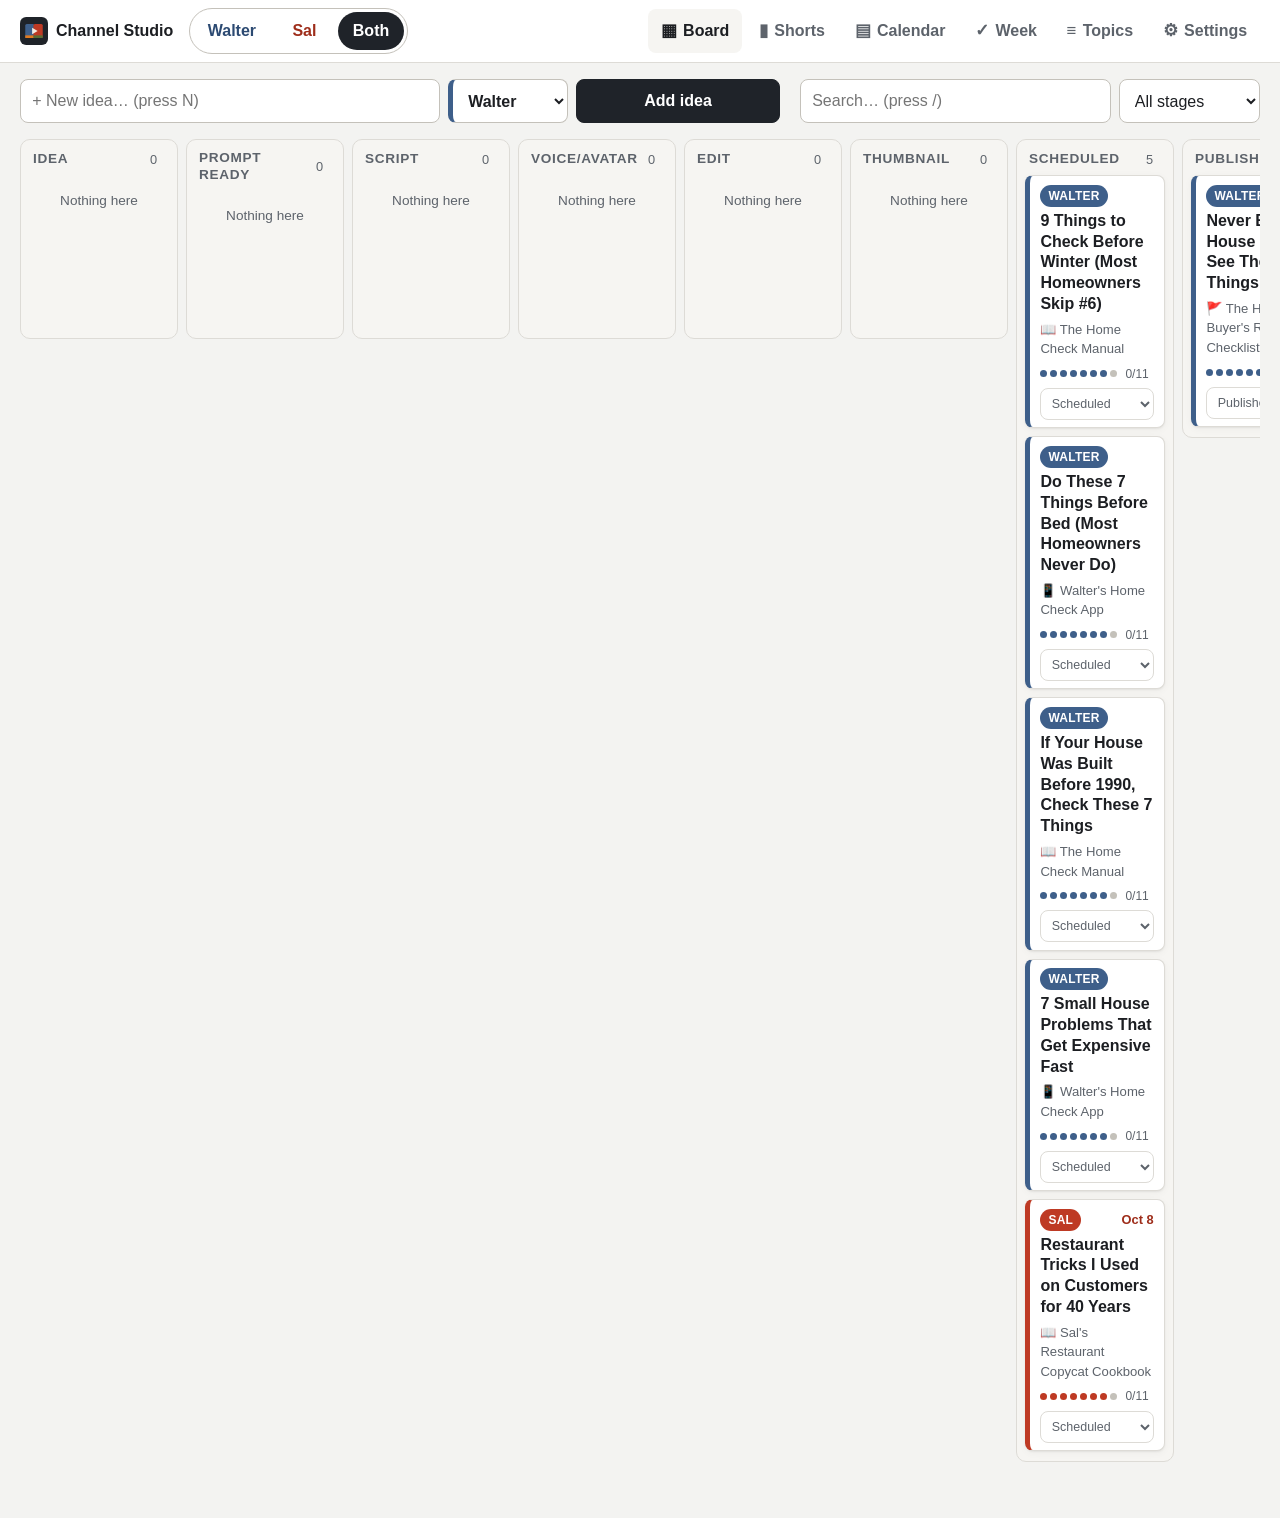
<file: index.html>
<!doctype html>
<html lang="en">
  <head>
    <meta charset="utf-8" />
    <meta name="viewport" content="width=device-width, initial-scale=1, viewport-fit=cover" />
    <meta name="robots" content="noindex, nofollow" />
    <title>Channel Studio</title>
    <meta name="description" content="Private production desk for Walter's Home Check and Chef Sal Romano." />
    <meta name="theme-color" content="#1b1d21" />
    <link rel="manifest" href="manifest.webmanifest" />
    <link rel="icon" href="icons/icon.svg" type="image/svg+xml" />
    <link rel="apple-touch-icon" href="icons/apple-touch-icon.png" />
    <meta name="apple-mobile-web-app-capable" content="yes" />
    <meta name="apple-mobile-web-app-title" content="Channel Studio" />
    <link rel="stylesheet" href="css/app.css" />
    <script>
      // Apply the saved theme before first paint (no flash).
      try {
        var t = localStorage.getItem('cs:theme');
        if (t) {
          t = JSON.parse(t);
          if (t === 'light' || t === 'dark') document.documentElement.dataset.theme = t;
        }
      } catch (e) {}
    </script>
  </head>
  <body>
    <a class="skip" href="#view">Skip to content</a>
    <header class="topbar">
      <a class="brand" href="#/board" aria-label="Channel Studio home">
        <img src="icons/icon.svg" alt="" width="28" height="28" />
        <span>Channel Studio</span>
      </a>
      <div class="chswitch" role="group" aria-label="Show channel">
        <button type="button" data-ch="walter">Walter</button>
        <button type="button" data-ch="sal">Sal</button>
        <button type="button" data-ch="both">Both</button>
      </div>
      <nav class="mainnav" aria-label="Main">
        <a href="#/board" data-nav="board"><span class="ico" aria-hidden="true">▦</span>Board</a>
        <a href="#/shorts" data-nav="shorts"><span class="ico" aria-hidden="true">▮</span>Shorts</a>
        <a href="#/calendar" data-nav="calendar"><span class="ico" aria-hidden="true">▤</span>Calendar</a>
        <a href="#/week" data-nav="week"><span class="ico" aria-hidden="true">✓</span>Week</a>
        <a href="#/topics" data-nav="topics"><span class="ico" aria-hidden="true">≡</span>Topics</a>
        <a href="#/settings" data-nav="settings"><span class="ico" aria-hidden="true">⚙</span>Settings</a>
      </nav>
    </header>
    <main id="view" tabindex="-1"><p class="loading">Loading…</p></main>
    <div id="toast" role="status" aria-live="polite"></div>
    <noscript>Channel Studio needs JavaScript turned on.</noscript>
    <script type="module" src="js/app.js"></script>
  </body>
</html>
</file>
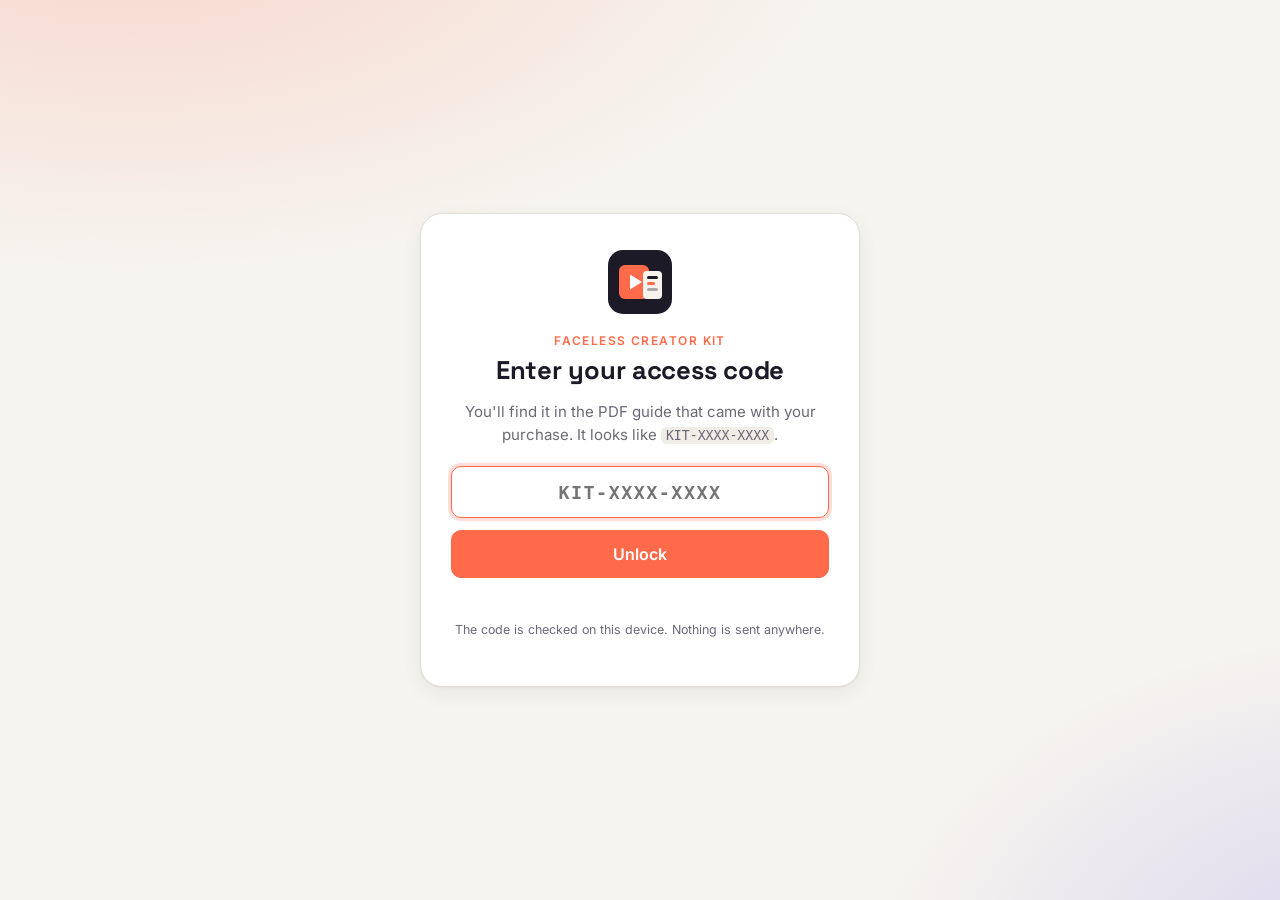
<file: kit/index.html>
<!doctype html>
<html lang="en">
  <head>
    <meta charset="utf-8" />
    <meta name="viewport" content="width=device-width, initial-scale=1, viewport-fit=cover" />
    <meta name="robots" content="noindex, nofollow" />
    <title>Faceless Creator Kit</title>
    <meta name="description" content="Plan faceless YouTube videos and make Pinterest pins in bulk. Works offline; your data stays on your device." />
    <meta name="theme-color" content="#1C1A27" />
    <link rel="manifest" href="manifest.webmanifest" />
    <link rel="icon" href="icons/icon.svg" type="image/svg+xml" />
    <link rel="apple-touch-icon" href="icons/apple-touch-icon.png" />
    <meta name="apple-mobile-web-app-capable" content="yes" />
    <meta name="mobile-web-app-capable" content="yes" />
    <meta name="apple-mobile-web-app-title" content="Creator Kit" />
    <link rel="preload" href="fonts/inter-latin-400-normal.woff2" as="font" type="font/woff2" crossorigin />
    <link rel="preload" href="fonts/space-grotesk-latin-700-normal.woff2" as="font" type="font/woff2" crossorigin />
    <link rel="stylesheet" href="css/kit.css" />
    <script>
      // Apply the saved theme before first paint (no flash).
      try {
        var t = JSON.parse(localStorage.getItem('fck:theme') || 'null');
        if (t === 'light' || t === 'dark') document.documentElement.dataset.theme = t;
      } catch (e) {}
    </script>
  </head>
  <body>
    <a class="skip" href="#view">Skip to content</a>
    <section id="gate" class="gate" hidden aria-labelledby="gate-title">
      <div class="gate-card">
        <img src="icons/icon.svg" alt="" width="64" height="64" />
        <p class="eyebrow">Faceless Creator Kit</p>
        <h1 id="gate-title">Enter your access code</h1>
        <p class="muted">You'll find it in the PDF guide that came with your purchase. It looks like <code>KIT-XXXX-XXXX</code>.</p>
        <form id="gate-form" autocomplete="off">
          <label for="gate-code" class="sr">Access code</label>
          <input id="gate-code" name="code" placeholder="KIT-XXXX-XXXX" autocapitalize="characters" spellcheck="false" required />
          <button class="btn primary big" type="submit">Unlock</button>
          <p id="gate-msg" class="gate-msg" role="alert"></p>
        </form>
        <p class="tiny muted">The code is checked on this device. Nothing is sent anywhere.</p>
      </div>
    </section>
    <div id="app" class="shell" hidden>
      <header class="topbar">
        <a class="brand" href="#/board" aria-label="Faceless Creator Kit home">
          <img src="icons/icon.svg" alt="" width="30" height="30" />
          <span>Creator Kit</span>
        </a>
        <label class="chpick"><span class="sr">Show channel</span><select id="chpick"></select></label>
        <button class="iconbtn" id="themebtn" type="button" aria-label="Switch light/dark theme" title="Light / dark"><svg width="18" height="18" viewBox="0 0 24 24" aria-hidden="true"><circle cx="12" cy="12" r="9" fill="none" stroke="currentColor" stroke-width="2"/><path d="M12 3a9 9 0 0 1 0 18z" fill="currentColor"/></svg></button>
      </header>
      <nav class="side" aria-label="Main">
        <p class="navgroup">Channel Planner</p>
        <a href="#/board" data-nav="board"><span class="ico" aria-hidden="true">▦</span>Board</a>
        <a href="#/calendar" data-nav="calendar"><span class="ico" aria-hidden="true">▤</span>Calendar</a>
        <a href="#/topics" data-nav="topics"><span class="ico" aria-hidden="true">✦</span>Topics</a>
        <a href="#/week" data-nav="week"><span class="ico" aria-hidden="true">↗</span>Weekly review</a>
        <p class="navgroup">Pin Factory</p>
        <a href="#/pins" data-nav="pins"><span class="ico" aria-hidden="true">◧</span>Pins</a>
        <a href="#/batch" data-nav="batch"><span class="ico" aria-hidden="true">⊞</span>Batch</a>
        <a href="#/export" data-nav="export"><span class="ico" aria-hidden="true">⇩</span>Export</a>
        <a href="#/brand" data-nav="brand"><span class="ico" aria-hidden="true">◉</span>Brand kit</a>
        <p class="navgroup">Setup</p>
        <a href="#/channels" data-nav="channels"><span class="ico" aria-hidden="true">⚙</span>Channels</a>
        <a href="#/templates" data-nav="templates"><span class="ico" aria-hidden="true">✎</span>Prompt templates</a>
        <a href="#/backup" data-nav="backup"><span class="ico" aria-hidden="true">⟲</span>Backup</a>
      </nav>
      <main id="view" tabindex="-1"><p class="loading">Loading…</p></main>
    </div>
    <div id="toast" role="status" aria-live="polite"></div>
    <noscript>Faceless Creator Kit needs JavaScript turned on.</noscript>
    <script type="module" src="js/app.js"></script>
  </body>
</html>
</file>
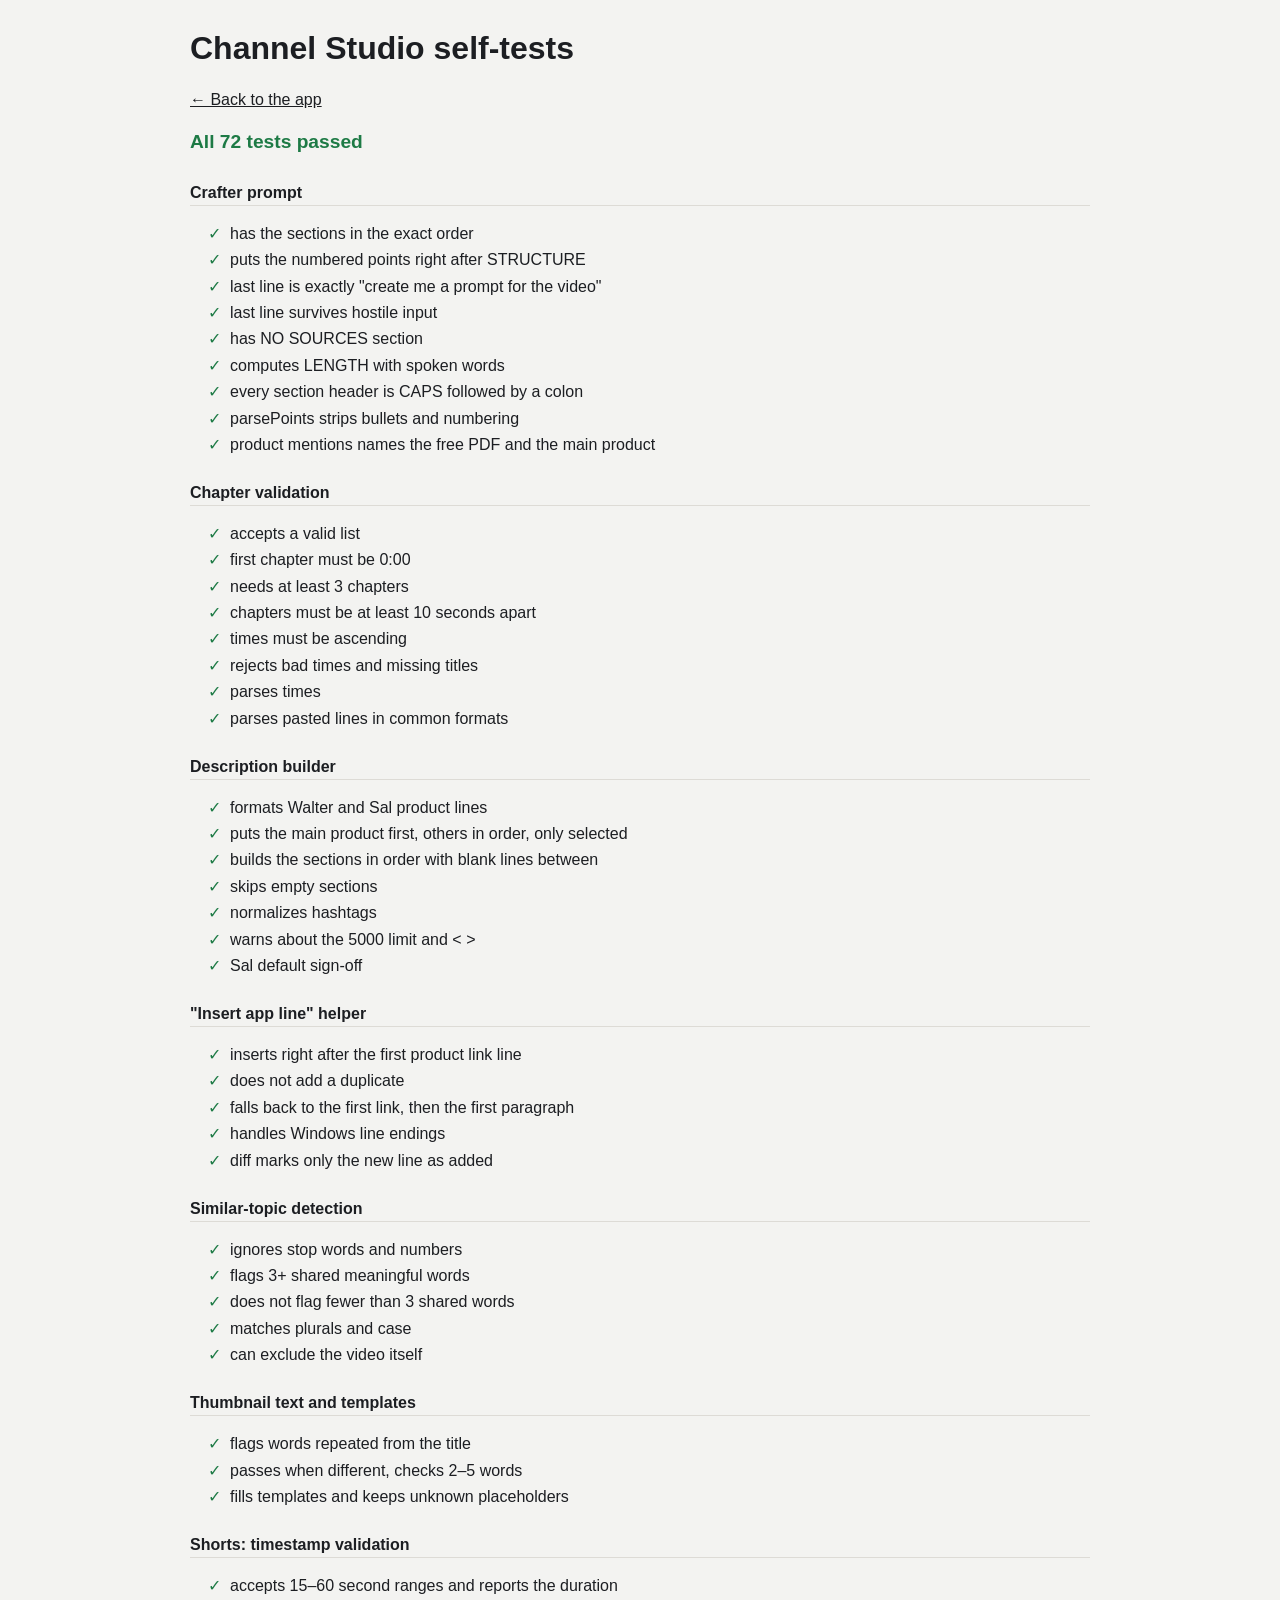
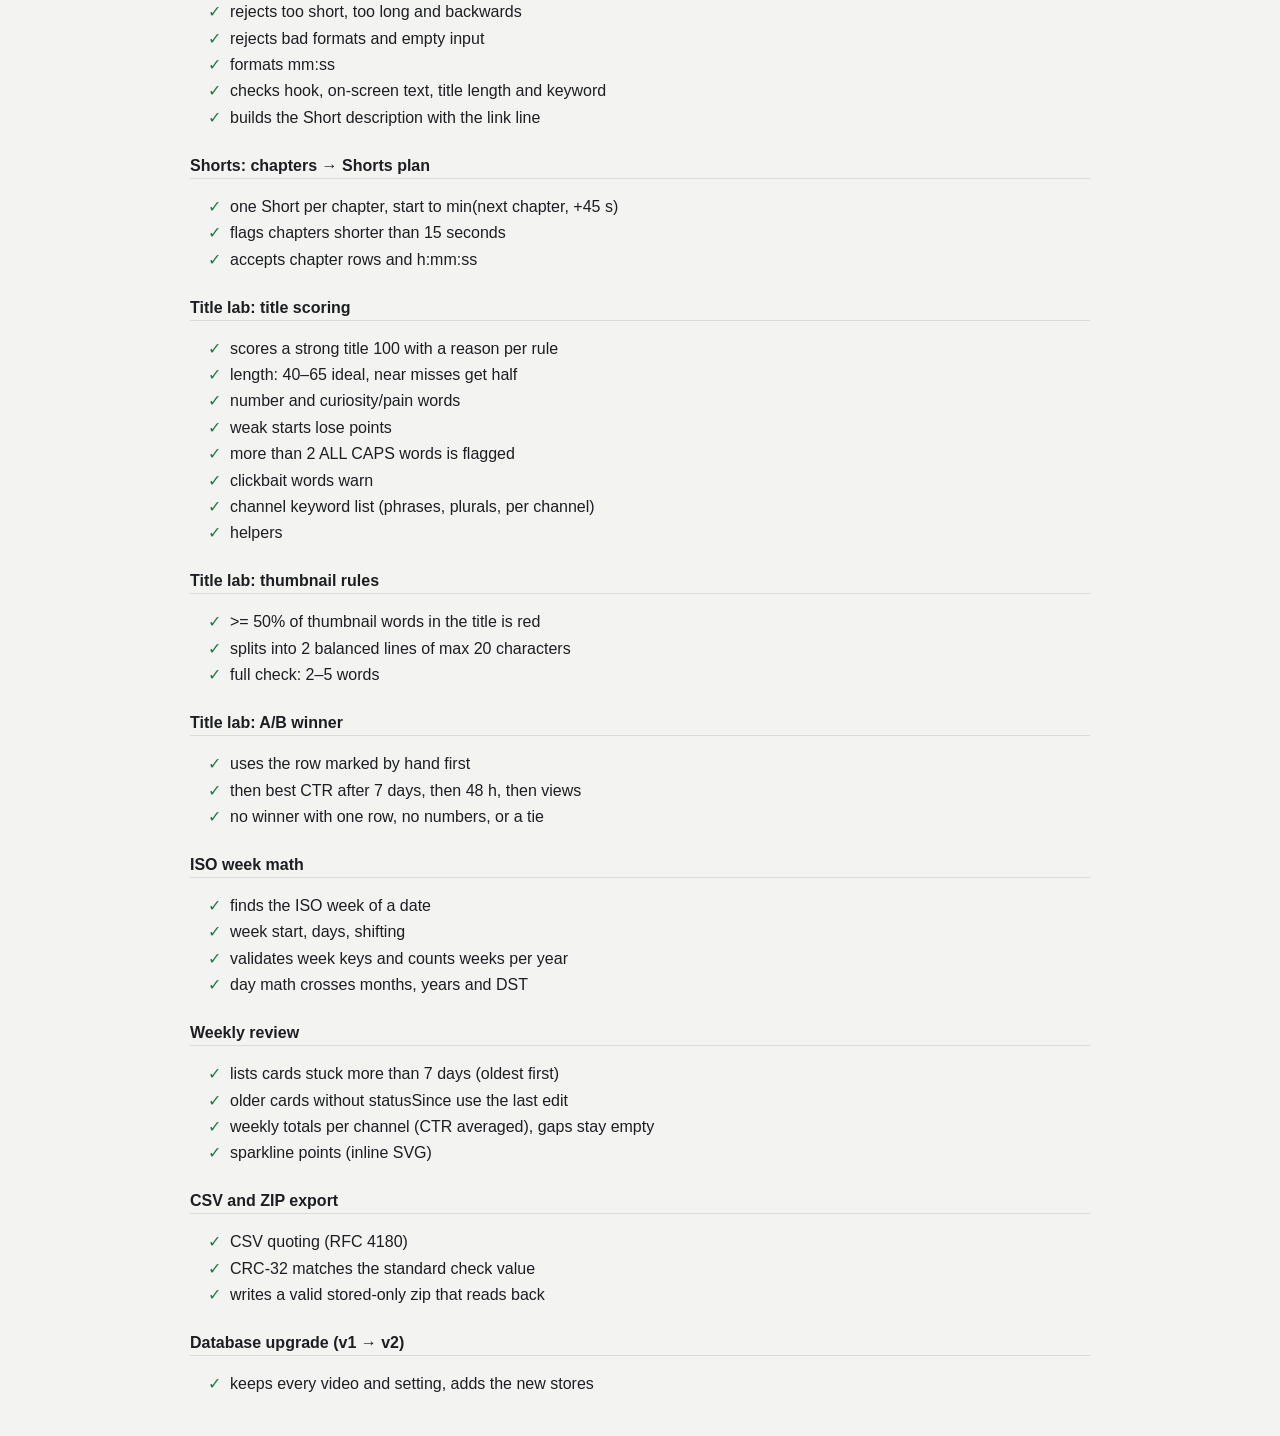
<file: tests/tests.html>
<!doctype html>
<html lang="en">
  <head>
    <meta charset="utf-8" />
    <meta name="viewport" content="width=device-width, initial-scale=1" />
    <meta name="robots" content="noindex, nofollow" />
    <title>Channel Studio Self-tests</title>
    <style>
      :root {
        color-scheme: light dark;
        --bg: #f3f3f1;
        --ink: #1c1e22;
        --good: #1d7a45;
        --bad: #b3261e;
        --line: #dddbd6;
      }
      @media (prefers-color-scheme: dark) {
        :root {
          --bg: #131417;
          --ink: #ebebea;
          --good: #6fd39a;
          --bad: #ff8a80;
          --line: #32363c;
        }
      }
      body {
        background: var(--bg);
        color: var(--ink);
        font: 16px/1.5 -apple-system, BlinkMacSystemFont, 'Segoe UI', Roboto, sans-serif;
        margin: 0 auto;
        padding: 1.5rem 16px;
        max-width: 900px;
      }
      h1 { margin: 0 0 0.25rem; }
      #summary { font-size: 1.2rem; font-weight: 700; margin: 0.5rem 0 1rem; }
      #summary.pass { color: var(--good); }
      #summary.fail { color: var(--bad); }
      h2 { font-size: 1rem; margin: 1.5rem 0 0.25rem; border-bottom: 1px solid var(--line); }
      li { margin: 0.15rem 0; }
      .ok::marker { content: '✓  '; color: var(--good); }
      .ko { color: var(--bad); }
      .ko::marker { content: '✗  '; }
      pre { white-space: pre-wrap; font-size: 0.85rem; margin: 0.25rem 0 0.5rem; }
      a { color: inherit; }
    </style>
  </head>
  <body>
    <h1>Channel Studio self-tests</h1>
    <p><a href="../index.html">← Back to the app</a></p>
    <p id="summary">Running…</p>
    <div id="out"></div>
    <script type="module" src="tests.js"></script>
  </body>
</html>
</file>
<file: css/app.css>
/* Channel Studio — neutral "production desk" chrome, brand colors as accents. */

:root {
  color-scheme: light;
  --bg: #f3f3f1;
  --surface: #ffffff;
  --surface-2: #f6f5f2;
  --ink: #1c1e22;
  --muted: #5d636b;
  --line: #dddbd6;
  --line-strong: #c4c1ba;
  --primary: #1f2329;
  --primary-ink: #ffffff;
  --focus: #2f6fde;
  --good: #1d7a45;
  --good-bg: #e7f5ec;
  --bad: #b3261e;
  --bad-bg: #fdecea;
  --warn: #8a5300;
  --warn-bg: #fff4e0;
  --shadow: 0 1px 2px rgba(20, 20, 20, 0.06), 0 2px 8px rgba(20, 20, 20, 0.04);
  --radius: 10px;
  --tap: 44px;
  --font: -apple-system, BlinkMacSystemFont, 'Segoe UI', Roboto, 'Helvetica Neue', Arial, sans-serif;
  --mono: ui-monospace, 'SF Mono', Menlo, Consolas, monospace;

  --walter: #3e5f8a;
  --walter-strong: #1c2b3a;
  --walter-hi: #e07a1f;
  --walter-soft: #f2ede4;
  --walter-ink: #2c4a72;
  --sal: #be3a24;
  --sal-strong: #2a1e18;
  --sal-hi: #586e34;
  --sal-soft: #faf4e8;
  --sal-ink: #9e2d1a;
}

@media (prefers-color-scheme: dark) {
  :root:not([data-theme='light']) {
    color-scheme: dark;
    --bg: #131417;
    --surface: #1c1e22;
    --surface-2: #23262b;
    --ink: #ebebea;
    --muted: #a3a9b1;
    --line: #32363c;
    --line-strong: #474c54;
    --primary: #ebebea;
    --primary-ink: #131417;
    --focus: #7aa7ff;
    --good: #6fd39a;
    --good-bg: #183324;
    --bad: #ff8a80;
    --bad-bg: #3a1c1a;
    --warn: #ffc56b;
    --warn-bg: #3a2c12;
    --shadow: 0 1px 2px rgba(0, 0, 0, 0.4);
    --walter-soft: rgba(62, 95, 138, 0.2);
    --walter-ink: #a3c0e6;
    --sal-soft: rgba(190, 58, 36, 0.18);
    --sal-ink: #f29a85;
  }
}
:root[data-theme='dark'] {
  color-scheme: dark;
  --bg: #131417;
  --surface: #1c1e22;
  --surface-2: #23262b;
  --ink: #ebebea;
  --muted: #a3a9b1;
  --line: #32363c;
  --line-strong: #474c54;
  --primary: #ebebea;
  --primary-ink: #131417;
  --focus: #7aa7ff;
  --good: #6fd39a;
  --good-bg: #183324;
  --bad: #ff8a80;
  --bad-bg: #3a1c1a;
  --warn: #ffc56b;
  --warn-bg: #3a2c12;
  --shadow: 0 1px 2px rgba(0, 0, 0, 0.4);
  --walter-soft: rgba(62, 95, 138, 0.2);
  --walter-ink: #a3c0e6;
  --sal-soft: rgba(190, 58, 36, 0.18);
  --sal-ink: #f29a85;
}

[data-ch='walter'] {
  --ch: var(--walter);
  --ch-strong: var(--walter-strong);
  --ch-hi: var(--walter-hi);
  --ch-soft: var(--walter-soft);
  --ch-ink: var(--walter-ink);
}
[data-ch='sal'] {
  --ch: var(--sal);
  --ch-strong: var(--sal-strong);
  --ch-hi: var(--sal-hi);
  --ch-soft: var(--sal-soft);
  --ch-ink: var(--sal-ink);
}

* {
  box-sizing: border-box;
}
html {
  font-size: 16px;
  -webkit-text-size-adjust: 100%;
}
body {
  margin: 0;
  background: var(--bg);
  color: var(--ink);
  font: 1rem/1.5 var(--font);
  min-height: 100vh;
}
h1,
h2,
h3 {
  line-height: 1.25;
  margin: 0 0 0.6rem;
}
h1 {
  font-size: 1.5rem;
}
h2 {
  font-size: 1.1rem;
}
h3 {
  font-size: 1rem;
}
p {
  margin: 0 0 0.75rem;
}
a {
  color: inherit;
}
code,
kbd,
pre {
  font-family: var(--mono);
}
kbd {
  font-size: 0.75em;
  border: 1px solid currentColor;
  border-radius: 4px;
  padding: 0 0.3em;
  opacity: 0.7;
}
:focus-visible {
  outline: 3px solid var(--focus);
  outline-offset: 2px;
}
.sr {
  position: absolute !important;
  width: 1px;
  height: 1px;
  overflow: hidden;
  clip: rect(0 0 0 0);
  white-space: nowrap;
}
.skip {
  position: absolute;
  left: -999px;
  top: 0;
  background: var(--surface);
  padding: 0.5rem 1rem;
  z-index: 100;
}
.skip:focus {
  left: 0.5rem;
}
.muted {
  color: var(--muted);
}
.hint {
  color: var(--muted);
  font-size: 0.9rem;
}
.good {
  color: var(--good);
}
.loading {
  padding: 2rem;
  color: var(--muted);
}

/* ---------- Top bar ---------- */
.topbar {
  position: sticky;
  top: 0;
  z-index: 20;
  display: flex;
  align-items: center;
  gap: 1rem;
  padding: 0.5rem 1.25rem;
  background: var(--surface);
  border-bottom: 1px solid var(--line);
}
.brand {
  display: flex;
  align-items: center;
  gap: 0.5rem;
  font-weight: 700;
  text-decoration: none;
  min-height: var(--tap);
  white-space: nowrap;
}
.chswitch {
  display: flex;
  border: 1px solid var(--line-strong);
  border-radius: 999px;
  padding: 3px;
  gap: 2px;
}
.chswitch button {
  min-height: 38px;
  min-width: 64px;
  padding: 0 0.9rem;
  border: 0;
  border-radius: 999px;
  background: transparent;
  color: var(--ink);
  font: inherit;
  font-weight: 600;
  cursor: pointer;
}
.chswitch button[data-ch='walter'] {
  color: var(--walter-ink);
}
.chswitch button[data-ch='sal'] {
  color: var(--sal-ink);
}
.chswitch button.on[data-ch='walter'] {
  background: var(--walter-strong);
  color: #f2ede4;
  box-shadow: inset 0 -3px 0 var(--walter-hi);
}
.chswitch button.on[data-ch='sal'] {
  background: var(--sal);
  color: #faf4e8;
  box-shadow: inset 0 -3px 0 var(--sal-strong);
}
.chswitch button.on[data-ch='both'] {
  background: var(--primary);
  color: var(--primary-ink);
}
.mainnav {
  margin-left: auto;
  display: flex;
  gap: 0.25rem;
}
.mainnav a {
  display: flex;
  align-items: center;
  gap: 0.4rem;
  min-height: var(--tap);
  padding: 0 0.8rem;
  border-radius: 8px;
  text-decoration: none;
  color: var(--muted);
  font-weight: 600;
}
.mainnav a:hover {
  background: var(--surface-2);
  color: var(--ink);
}
.mainnav a.active {
  color: var(--ink);
  background: var(--surface-2);
}
.mainnav .ico {
  font-size: 1.05rem;
}

main {
  padding: 1rem 1.25rem 3rem;
  max-width: 1680px;
  margin: 0 auto;
}
main:focus {
  outline: none;
}

/* ---------- Controls ---------- */
input,
select,
textarea {
  font: inherit;
  color: var(--ink);
  background: var(--surface);
  border: 1px solid var(--line-strong);
  border-radius: 8px;
  padding: 0.55rem 0.7rem;
  min-height: var(--tap);
  width: 100%;
  max-width: 100%;
}
textarea {
  resize: vertical;
  line-height: 1.45;
}
input:focus,
select:focus,
textarea:focus {
  border-color: var(--focus);
  outline: 2px solid color-mix(in srgb, var(--focus) 35%, transparent);
  outline-offset: 0;
}
input.invalid {
  border-color: var(--bad);
}
input[type='checkbox'],
input[type='radio'] {
  width: 1.25rem;
  height: 1.25rem;
  min-height: 0;
  accent-color: var(--ch, var(--primary));
  flex: none;
  margin: 0;
}
.btn {
  display: inline-flex;
  align-items: center;
  justify-content: center;
  gap: 0.4rem;
  min-height: var(--tap);
  padding: 0 1rem;
  border: 1px solid var(--line-strong);
  border-radius: 8px;
  background: var(--surface);
  color: var(--ink);
  font: inherit;
  font-weight: 600;
  text-decoration: none;
  cursor: pointer;
  white-space: nowrap;
}
.btn:hover {
  background: var(--surface-2);
}
.btn:disabled,
.btn.disabled {
  opacity: 0.45;
  cursor: not-allowed;
  pointer-events: none;
}
.btn.primary {
  background: var(--primary);
  color: var(--primary-ink);
  border-color: var(--primary);
}
[data-ch] .btn.primary {
  background: var(--ch-strong, var(--primary));
  border-color: var(--ch-strong, var(--primary));
  color: #fff;
}
:root[data-theme='dark'] [data-ch] .btn.primary {
  background: var(--ch);
  border-color: var(--ch);
}
@media (prefers-color-scheme: dark) {
  :root:not([data-theme='light']) [data-ch] .btn.primary {
    background: var(--ch);
    border-color: var(--ch);
  }
}
.btn.primary:hover {
  filter: brightness(1.12);
}
.btn.danger {
  color: var(--bad);
  border-color: color-mix(in srgb, var(--bad) 45%, transparent);
}
.btn.small {
  min-height: 36px;
  padding: 0 0.7rem;
  font-size: 0.9rem;
}
.btn.icon {
  min-width: var(--tap);
  padding: 0;
}
.file-btn {
  position: relative;
  overflow: hidden;
}
.file-btn input {
  position: absolute;
  inset: 0;
  opacity: 0;
  cursor: pointer;
}
.actions {
  display: flex;
  flex-wrap: wrap;
  gap: 0.5rem;
  align-items: center;
  margin-top: 0.75rem;
}
.field {
  display: block;
  margin: 0 0 0.9rem;
  border: 0;
  padding: 0;
  min-width: 0;
}
.field > span,
.field > legend {
  display: block;
  font-weight: 600;
  font-size: 0.9rem;
  margin-bottom: 0.3rem;
}
.field small {
  display: block;
  margin-top: 0.3rem;
}
.field.small {
  max-width: 6rem;
}
fieldset {
  border: 0;
  padding: 0;
  margin: 0 0 0.9rem;
  min-width: 0;
}
legend {
  font-weight: 600;
  font-size: 0.9rem;
  padding: 0;
  margin-bottom: 0.3rem;
}
.row2,
.row3 {
  display: grid;
  grid-template-columns: 1fr 1fr;
  gap: 0.75rem;
  align-items: start;
}
.row3 {
  grid-template-columns: 1fr 1fr 1.4fr;
  align-items: end;
}
.row2.end {
  grid-template-columns: 1fr auto;
  align-items: end;
}
.row2.end .btn {
  margin-bottom: 0.9rem;
}
.row2 .field.small {
  max-width: none;
}
.inline {
  display: flex;
  gap: 0.5rem;
}
.grow {
  flex: 1;
  min-width: 0;
}
.check {
  display: flex;
  align-items: flex-start;
  gap: 0.6rem;
  min-height: var(--tap);
  padding: 0.55rem 0;
  cursor: pointer;
}
.check input {
  margin-top: 0.1rem;
}
.check span {
  overflow-wrap: anywhere;
}
.checks {
  display: grid;
  gap: 0;
}

.segmented {
  display: inline-flex;
  flex-wrap: wrap;
  border: 1px solid var(--line-strong);
  border-radius: 10px;
  padding: 3px;
  gap: 3px;
  margin-bottom: 1rem;
}
.segmented button,
.segmented .seg span {
  display: inline-flex;
  align-items: center;
  min-height: 40px;
  padding: 0 1rem;
  border: 0;
  border-radius: 7px;
  background: transparent;
  color: var(--ink);
  font: inherit;
  font-weight: 600;
  cursor: pointer;
}
.segmented .seg input {
  position: absolute;
  opacity: 0;
  width: 1px;
  height: 1px;
}
.segmented .seg input:checked + span,
.segmented button.on {
  background: var(--primary);
  color: var(--primary-ink);
}
.segmented button.on[data-ch] {
  background: var(--ch);
  color: #fff;
}
.segmented .seg input:focus-visible + span {
  outline: 3px solid var(--focus);
}

/* ---------- Panels & layout ---------- */
.panel {
  background: var(--surface);
  border: 1px solid var(--line);
  border-radius: var(--radius);
  padding: 1.1rem 1.2rem;
  box-shadow: var(--shadow);
  margin-bottom: 1rem;
  min-width: 0;
}
.panel.narrow {
  max-width: 820px;
}
.panel-head {
  display: flex;
  align-items: center;
  justify-content: space-between;
  gap: 0.75rem;
  margin-bottom: 0.6rem;
  flex-wrap: wrap;
}
.panel-head h2,
.panel-head h3 {
  margin: 0;
}
.grid2 {
  display: grid;
  grid-template-columns: 1fr 1fr;
  gap: 1rem;
  align-items: start;
}
.grid2.wide-left {
  grid-template-columns: minmax(0, 1.1fr) minmax(0, 1fr);
}
.grid2.tight {
  gap: 1rem;
}
.sticky {
  position: sticky;
  top: 4.5rem;
}

/* ---------- Tags ---------- */
.tag {
  display: inline-flex;
  align-items: center;
  font-size: 0.75rem;
  font-weight: 700;
  letter-spacing: 0.02em;
  text-transform: uppercase;
  padding: 0.12rem 0.5rem;
  border-radius: 999px;
  background: var(--ch, var(--muted));
  color: #fff;
  white-space: nowrap;
}
.tag.sm {
  font-size: 0.68rem;
  padding: 0.05rem 0.4rem;
}
.st {
  font-size: 0.8rem;
  color: var(--muted);
  white-space: nowrap;
}
.st.published {
  color: var(--good);
}
.count {
  font-size: 0.8rem;
  color: var(--muted);
  background: var(--surface-2);
  border-radius: 999px;
  padding: 0 0.5rem;
}

/* ---------- Board ---------- */
.toolbar {
  display: flex;
  flex-wrap: wrap;
  gap: 0.75rem 1.25rem;
  align-items: flex-start;
  margin-bottom: 1rem;
}
.quickadd {
  display: grid;
  grid-template-columns: minmax(220px, 420px) 120px auto;
  gap: 0.5rem;
  flex: 1 1 560px;
}
.quickadd select[data-ch] {
  border-left: 5px solid var(--ch);
  font-weight: 600;
}
.qa-similar {
  grid-column: 1 / -1;
}
.qa-similar:empty {
  display: none;
}
.filters {
  display: flex;
  gap: 0.5rem;
  flex: 0 1 460px;
  margin-bottom: 1rem;
}
.toolbar .filters {
  margin: 0;
}
.filters input {
  min-width: 0;
}
.filters select {
  width: auto;
  flex: none;
}
.similar-box {
  border: 1px solid color-mix(in srgb, var(--warn) 50%, transparent);
  background: var(--warn-bg);
  color: var(--ink);
  border-radius: 8px;
  padding: 0.5rem 0.75rem;
  font-size: 0.92rem;
  margin: 0.25rem 0 0.75rem;
}
.similar-box strong {
  color: var(--warn);
}
.similar-box ul {
  margin: 0.25rem 0 0;
  padding: 0;
  list-style: none;
}
.similar-box li {
  padding: 0.15rem 0;
}
.similar-box a {
  font-weight: 600;
}

.board {
  display: grid;
  grid-template-columns: repeat(8, minmax(158px, 1fr));
  gap: 0.5rem;
  overflow-x: auto;
  padding-bottom: 0.5rem;
  align-items: start;
}
.board.single {
  grid-template-columns: minmax(260px, 520px);
}
.column {
  background: var(--surface-2);
  border: 1px solid var(--line);
  border-radius: var(--radius);
  min-height: 200px;
  display: flex;
  flex-direction: column;
}
.column > header {
  display: flex;
  align-items: center;
  justify-content: space-between;
  padding: 0.6rem 0.75rem 0.4rem;
}
.column h2 {
  font-size: 0.85rem;
  text-transform: uppercase;
  letter-spacing: 0.05em;
  margin: 0;
  color: var(--muted);
}
.column.drop-target {
  outline: 2px dashed var(--focus);
  outline-offset: -2px;
  background: color-mix(in srgb, var(--focus) 8%, var(--surface-2));
}
.cards {
  display: flex;
  flex-direction: column;
  gap: 0.5rem;
  padding: 0 0.5rem 0.6rem;
  flex: 1;
  min-height: 80px;
}
.empty {
  color: var(--muted);
  font-size: 0.85rem;
  text-align: center;
  padding: 1rem 0;
  margin: 0;
}
.card {
  position: relative;
  background: var(--surface);
  border: 1px solid var(--line);
  border-left: 5px solid var(--ch);
  border-radius: 8px;
  padding: 0.55rem 0.65rem 0.45rem;
  box-shadow: var(--shadow);
  cursor: grab;
}
.card:hover {
  border-color: var(--line-strong);
  border-left-color: var(--ch);
}
.card.dragging {
  opacity: 0.45;
}
.card-top {
  display: flex;
  justify-content: space-between;
  align-items: center;
  gap: 0.5rem;
  margin-bottom: 0.25rem;
}
.card .date {
  font-size: 0.8rem;
  font-weight: 600;
  color: var(--ch-ink);
}
.card-title {
  display: block;
  font-weight: 600;
  line-height: 1.3;
  text-decoration: none;
  overflow-wrap: anywhere;
}
.card-title::after {
  content: '';
  position: absolute;
  inset: 0;
}
.card-title:focus-visible {
  outline: none;
}
.card-title:focus-visible::after {
  outline: 3px solid var(--focus);
  border-radius: 8px;
}
.card-meta {
  font-size: 0.82rem;
  color: var(--muted);
  margin-top: 0.3rem;
}
.card-foot {
  display: flex;
  flex-wrap: wrap;
  align-items: center;
  gap: 0.35rem 0.5rem;
  margin-top: 0.35rem;
}
.dots {
  display: inline-flex;
  gap: 3px;
}
.dots i {
  width: 7px;
  height: 7px;
  border-radius: 50%;
  background: var(--line-strong);
}
.dots i.on {
  background: var(--ch);
}
.ckcount {
  font-size: 0.75rem;
  color: var(--muted);
}
.move {
  flex: 1 1 100%;
  position: relative;
  z-index: 1;
}
.move select {
  width: 100%;
  min-height: 32px;
  padding: 0.1rem 1.4rem 0.1rem 0.4rem;
  font-size: 0.78rem;
  border-color: var(--line);
  color: var(--muted);
  background-color: var(--surface);
}

.stagejump {
  display: none;
}

/* ---------- Detail ---------- */
.detail-head {
  display: flex;
  align-items: center;
  gap: 1rem;
  flex-wrap: wrap;
  margin-bottom: 0.5rem;
  padding-bottom: 0.75rem;
  border-bottom: 3px solid var(--ch);
}
.back {
  display: inline-flex;
  align-items: center;
  min-height: var(--tap);
  text-decoration: none;
  color: var(--muted);
  font-weight: 600;
}
.detail-title {
  display: flex;
  align-items: center;
  gap: 0.6rem;
  flex: 1;
  min-width: 0;
}
.detail-title h1 {
  margin: 0;
  font-size: 1.35rem;
  overflow-wrap: anywhere;
}
.stage-pick {
  display: flex;
  align-items: center;
  gap: 0.5rem;
  font-weight: 600;
  font-size: 0.9rem;
}
.stage-pick select {
  width: auto;
}
.tabs {
  display: flex;
  gap: 0.25rem;
  margin: 0 0 1rem;
  overflow-x: auto;
  border-bottom: 1px solid var(--line);
  scrollbar-width: none;
}
.tabs a {
  display: inline-flex;
  align-items: center;
  min-height: var(--tap);
  padding: 0 1rem;
  text-decoration: none;
  color: var(--muted);
  font-weight: 600;
  border-bottom: 3px solid transparent;
  margin-bottom: -1px;
  white-space: nowrap;
}
.tabs a.on {
  color: var(--ink);
  border-bottom-color: var(--ch, var(--primary));
}
.titleopt {
  display: flex;
  align-items: center;
  gap: 0.5rem;
  margin-bottom: 0.5rem;
}
.radio {
  display: flex;
  align-items: center;
  gap: 0.35rem;
  min-width: var(--tap);
  min-height: var(--tap);
  font-weight: 700;
  cursor: pointer;
}
.counter {
  font-size: 0.8rem;
  font-variant-numeric: tabular-nums;
  color: var(--muted);
  min-width: 3.5rem;
  text-align: right;
}
.counter.warn {
  color: var(--warn);
  font-weight: 700;
}
.counter.bad {
  color: var(--bad);
  font-weight: 700;
}
.thumbrow {
  display: flex;
  flex-wrap: wrap;
  gap: 0.5rem;
  margin-bottom: 0.5rem;
}
.thumbrow .msg {
  flex-basis: 100%;
  margin: -0.2rem 0 0.2rem;
  font-size: 0.88rem;
}
.thumbrow.bad input {
  border-color: var(--bad);
  background: var(--bad-bg);
}
.thumbrow.bad .msg {
  color: var(--bad);
  font-weight: 600;
}
.thumbrow.warn .msg {
  color: var(--warn);
}
.thumbrow.good .msg {
  color: var(--good);
}
.bignum {
  font-size: 1.05rem;
  background: var(--ch-soft);
  border-radius: 8px;
  padding: 0.5rem 0.75rem;
}
.danger-zone {
  border-top: 1px solid var(--line);
  margin-top: 1rem;
  padding-top: 1rem;
}
.output {
  white-space: pre-wrap;
  overflow-wrap: anywhere;
  background: var(--surface-2);
  border: 1px solid var(--line);
  border-radius: 8px;
  padding: 0.85rem;
  margin: 0;
  font-size: 0.85rem;
  line-height: 1.5;
  max-height: 62vh;
  overflow: auto;
}
.locked {
  font-size: 0.9rem;
  color: var(--muted);
  background: var(--surface-2);
  border-radius: 8px;
  padding: 0.5rem 0.7rem;
}
.warnline,
.msgline {
  font-size: 0.9rem;
  margin: 0.5rem 0 0;
  min-height: 1.2em;
}
.warnline {
  color: var(--warn);
}
.msgline.good {
  color: var(--good);
}
.msgline.bad {
  color: var(--bad);
}
.msgline.warn {
  color: var(--warn);
}
.validation {
  font-size: 0.9rem;
  margin-top: 0.5rem;
}
.validation:empty {
  display: none;
}
.validation p {
  margin: 0.25rem 0;
}
.validation.good {
  color: var(--good);
}
.validation.bad {
  color: var(--bad);
  background: var(--bad-bg);
  border-radius: 8px;
  padding: 0.5rem 0.75rem;
}
.validation ul {
  margin: 0;
  padding-left: 1.2rem;
}
.validation .muted {
  color: var(--muted);
}
.chrows {
  display: grid;
  gap: 0.4rem;
}
.chrow {
  display: grid;
  grid-template-columns: 6.5rem 1fr auto;
  gap: 0.4rem;
}
.paste {
  margin-top: 0.75rem;
}
.paste summary {
  cursor: pointer;
  font-weight: 600;
  min-height: var(--tap);
  display: flex;
  align-items: center;
}
.diff {
  font-family: var(--mono);
  font-size: 0.82rem;
  background: var(--surface-2);
  border: 1px solid var(--line);
  border-radius: 8px;
  padding: 0.5rem 0;
  max-height: 320px;
  overflow: auto;
}
.diff > p {
  padding: 0 0.75rem;
  font-family: var(--font);
}
.dl {
  white-space: pre-wrap;
  overflow-wrap: anywhere;
  padding: 0 0.75rem 0 0.4rem;
}
.dl .mark {
  display: inline-block;
  width: 1.2rem;
  color: var(--muted);
}
.dl.add {
  background: var(--good-bg);
  color: var(--good);
  font-weight: 600;
}
.dl.del {
  background: var(--bad-bg);
  color: var(--bad);
  text-decoration: line-through;
}
.progress {
  display: flex;
  align-items: center;
  gap: 0.75rem;
  margin-bottom: 0.5rem;
  font-size: 0.9rem;
  color: var(--muted);
}
.bar {
  flex: 1;
  height: 8px;
  background: var(--surface-2);
  border-radius: 99px;
  overflow: hidden;
  border: 1px solid var(--line);
}
.bar i {
  display: block;
  height: 100%;
  background: var(--ch);
  transition: width 0.2s;
}
.checklist {
  list-style: none;
  padding: 0;
  margin: 0 0 0.75rem;
}
.checklist li {
  border-bottom: 1px solid var(--line);
}
.check.big {
  padding: 0.7rem 0;
}
.check.big input:checked + span {
  color: var(--muted);
  text-decoration: line-through;
}

/* ---------- Calendar ---------- */
.cal-head {
  display: flex;
  align-items: center;
  justify-content: space-between;
  flex-wrap: wrap;
  gap: 0.5rem;
}
.cal-head h1 {
  margin: 0;
}
.cal-head .actions {
  margin: 0;
}
.legend {
  display: flex;
  flex-wrap: wrap;
  gap: 1rem;
  font-size: 0.85rem;
  color: var(--muted);
  margin: 0.75rem 0;
}
.key {
  display: inline-flex;
  align-items: center;
  gap: 0.35rem;
}
.key i {
  width: 12px;
  height: 12px;
  border-radius: 3px;
  background: var(--ch, transparent);
}
.key.pub i {
  border: 2px solid var(--muted);
  background: linear-gradient(90deg, var(--muted) 50%, transparent 50%);
}
.cal {
  display: grid;
  grid-template-columns: repeat(7, minmax(0, 1fr));
  border: 1px solid var(--line);
  border-radius: var(--radius);
  overflow: hidden;
  background: var(--line);
  gap: 1px;
  margin-bottom: 1rem;
}
.dow {
  background: var(--surface-2);
  font-size: 0.78rem;
  font-weight: 700;
  text-transform: uppercase;
  color: var(--muted);
  padding: 0.4rem 0.5rem;
}
.day {
  background: var(--surface);
  min-height: 108px;
  padding: 0.35rem;
  display: flex;
  flex-direction: column;
  gap: 0.25rem;
  min-width: 0;
}
.day.out {
  background: var(--surface-2);
}
.day .num {
  font-size: 0.8rem;
  color: var(--muted);
  font-weight: 600;
}
.day.today .num {
  background: var(--primary);
  color: var(--primary-ink);
  border-radius: 99px;
  width: 1.6rem;
  height: 1.6rem;
  display: inline-flex;
  align-items: center;
  justify-content: center;
}
.calchip {
  display: block;
  font-size: 0.78rem;
  font-weight: 600;
  line-height: 1.25;
  padding: 0.3rem 0.4rem;
  border-radius: 5px;
  text-decoration: none;
  overflow: hidden;
  text-overflow: ellipsis;
  display: -webkit-box;
  -webkit-line-clamp: 3;
  -webkit-box-orient: vertical;
  border: 2px solid var(--ch);
  color: var(--ch-ink);
  background: var(--surface);
}
.calchip.published {
  background: var(--ch);
  color: #fff;
}
.agenda-list {
  list-style: none;
  margin: 0 0 0.75rem;
  padding: 0;
}
.agenda-list li a {
  display: flex;
  align-items: center;
  gap: 0.6rem;
  flex-wrap: wrap;
  min-height: var(--tap);
  padding: 0.4rem 0;
  border-bottom: 1px solid var(--line);
  text-decoration: none;
}
.agenda-list .when {
  font-weight: 700;
  color: var(--ch-ink);
  min-width: 7.5rem;
  font-size: 0.9rem;
}
.agenda-list .t {
  flex: 1;
  min-width: 12rem;
  font-weight: 600;
}

/* ---------- Topics ---------- */
.topic-cols {
  display: grid;
  grid-template-columns: 1fr 1fr;
  gap: 1rem;
}
.topic-cols.one {
  grid-template-columns: minmax(0, 860px);
}
.topic-col {
  border-top: 4px solid var(--ch);
}
.topic-col h2 {
  display: flex;
  align-items: center;
  gap: 0.5rem;
}
.topic-list {
  list-style: none;
  padding: 0;
  margin: 0;
}
.topic-list li {
  border-bottom: 1px solid var(--line);
  padding: 0.4rem 0;
}
.topic-list a {
  display: flex;
  justify-content: space-between;
  gap: 0.75rem;
  align-items: baseline;
  text-decoration: none;
  min-height: 36px;
}
.topic-list .t {
  font-weight: 600;
}
.topic-list .alts {
  font-size: 0.85rem;
  color: var(--muted);
}

/* ---------- Settings ---------- */
.product {
  border: 1px solid var(--line);
  border-radius: 8px;
  padding: 0.75rem 0.85rem 0.25rem;
  margin-bottom: 0.75rem;
  background: var(--surface-2);
}
.product .actions {
  margin: 0 0 0.6rem;
}
.cklist {
  padding-left: 1.4rem;
  margin: 0;
}
.cklist li {
  margin-bottom: 0.4rem;
}
.cklist li > * {
  vertical-align: middle;
}
.cklist li {
  display: list-item;
}
.cklist li .grow {
  display: inline-block;
  width: calc(100% - 3 * (var(--tap) + 0.3rem));
}
.cklist .btn.icon {
  margin-left: 0.2rem;
}
.keys {
  display: grid;
  grid-template-columns: auto 1fr;
  gap: 0.5rem 1rem;
}
.keys dt {
  white-space: nowrap;
}
.keys dd {
  margin: 0;
}
.error-box {
  max-width: 640px;
  margin: 2rem auto;
}

/* ---------- Toast ---------- */
#toast {
  position: fixed;
  left: 50%;
  bottom: 1.5rem;
  transform: translate(-50%, 1rem);
  background: var(--primary);
  color: var(--primary-ink);
  padding: 0.7rem 1.2rem;
  border-radius: 999px;
  font-weight: 700;
  box-shadow: 0 6px 24px rgba(0, 0, 0, 0.25);
  opacity: 0;
  pointer-events: none;
  transition:
    opacity 0.15s,
    transform 0.15s;
  z-index: 50;
  max-width: calc(100vw - 2rem);
  text-align: center;
}
#toast.show {
  opacity: 1;
  transform: translate(-50%, 0);
}
#toast[data-kind='error'] {
  background: var(--bad);
  color: #fff;
}

/* ================= v2 ================= */
.mt {
  margin-top: 1.2rem;
}
.h1sub {
  font-size: 1rem;
  font-weight: 600;
}
.actions.tight {
  margin-top: 0;
}
.badtext,
.fieldmsg.bad {
  color: var(--bad);
}
.fieldmsg.warn {
  color: var(--warn);
}
.fieldmsg.good {
  color: var(--good);
}
.field > span .counter {
  min-width: 0;
  margin-left: 0.4rem;
  font-weight: 600;
}
.field > span small {
  display: inline;
  margin: 0;
  font-weight: 400;
}
.field.compact {
  margin: 0;
}
.field.compact select {
  min-height: 36px;
  padding: 0.2rem 0.5rem;
  width: auto;
}
select.st-cut {
  border-color: var(--warn);
}
select.st-posted {
  border-color: var(--good);
  color: var(--good);
}
.output.small {
  font-size: 0.8rem;
  padding: 0.6rem;
  margin-bottom: 0.4rem;
}

/* Title lab */
.scorecard,
.labthumb {
  border: 1px solid var(--line);
  border-left: 5px solid var(--line-strong);
  border-radius: 8px;
  padding: 0.5rem 0.6rem 0.3rem;
  margin-bottom: 0.6rem;
}
.scorecard.good,
.labthumb.good {
  border-left-color: var(--good);
}
.scorecard.warn,
.labthumb.warn {
  border-left-color: var(--warn);
}
.scorecard.bad,
.labthumb.bad {
  border-left-color: var(--bad);
}
.labthumb.bad input {
  border-color: var(--bad);
  background: var(--bad-bg);
}
.scorehead {
  display: flex;
  align-items: center;
  gap: 0.5rem;
}
.score {
  min-width: 3rem;
  text-align: center;
  font-size: 1.25rem;
  font-weight: 800;
  font-variant-numeric: tabular-nums;
  border-radius: 8px;
  padding: 0.2rem 0.3rem;
  background: var(--surface-2);
}
.scorecard.good .score {
  color: var(--good);
  background: var(--good-bg);
}
.scorecard.warn .score {
  color: var(--warn);
  background: var(--warn-bg);
}
.scorecard.bad .score {
  color: var(--bad);
  background: var(--bad-bg);
}
.reasons {
  list-style: none;
  margin: 0.4rem 0 0.2rem;
  padding: 0;
  font-size: 0.88rem;
}
.reasons li {
  display: grid;
  grid-template-columns: 1.2rem 1fr auto;
  gap: 0.35rem;
  padding: 0.12rem 0;
}
.inline-reasons li {
  grid-template-columns: 1.2rem 1fr;
}
.reasons .ic {
  font-weight: 800;
  text-align: center;
}
.reasons .pts {
  color: var(--muted);
  font-variant-numeric: tabular-nums;
}
.reasons .good .ic {
  color: var(--good);
}
.reasons .warn .ic,
.reasons .warn {
  color: var(--warn);
}
.reasons .bad .ic,
.reasons .bad {
  color: var(--bad);
}
.reasons .good span:nth-child(2) {
  color: var(--ink);
}
.thumbmocks {
  position: relative;
  display: flex;
  flex-wrap: wrap;
  gap: 1rem;
  align-items: flex-start;
  overflow-x: auto;
  padding-bottom: 0.3rem;
}
.ytmock {
  margin: 0;
  width: var(--w);
  flex: none;
}
.thumbmock {
  position: relative;
  overflow: hidden;
  border-radius: 8px;
  color: #f2ede4;
  font-family: Impact, 'Arial Black', 'Helvetica Neue', Arial, sans-serif;
}
.thumbmock[data-ch='walter'] {
  background: linear-gradient(120deg, #1c2b3a 52%, #3e5f8a);
}
.thumbmock[data-ch='sal'] {
  background: linear-gradient(120deg, #2a1e18 52%, #586e34);
  color: #faf4e8;
}
.thumbmock.placeholder .tm-text {
  opacity: 0.35;
}
.thumbmock.over {
  outline: 3px solid var(--bad);
  outline-offset: 2px;
}
.tm-text {
  position: absolute;
  left: 6%;
  top: 50%;
  transform: translateY(-50%);
  width: 64%;
  display: flex;
  flex-direction: column;
  align-items: flex-start;
  gap: 0.08em;
  line-height: 1.05;
  font-weight: 900;
  letter-spacing: 0.01em;
  z-index: 1;
  text-shadow: 0 2px 0 rgba(0, 0, 0, 0.35);
}
.tm-text span {
  white-space: nowrap;
}
.thumbmock[data-ch='walter'] .tm-text .hi {
  color: #e07a1f;
}
.thumbmock[data-ch='sal'] .tm-text .hi {
  background: #be3a24;
  padding: 0 0.15em;
  text-shadow: none;
}
.tm-host {
  position: absolute;
  right: 3%;
  bottom: 0;
  height: 86%;
  fill: rgba(255, 255, 255, 0.22);
}
.tm-hostlabel {
  position: absolute;
  right: 6%;
  top: 6%;
  font: 600 9px/1 var(--font);
  color: rgba(255, 255, 255, 0.6);
  text-transform: uppercase;
  letter-spacing: 0.06em;
}
.tm-dur {
  position: absolute;
  right: 4px;
  bottom: 4px;
  background: rgba(0, 0, 0, 0.8);
  color: #fff;
  font: 600 11px/1 var(--font);
  padding: 2px 4px;
  border-radius: 3px;
  z-index: 1;
}
.ytmock figcaption {
  display: flex;
  flex-direction: column;
  margin-top: 0.4rem;
  font-size: 0.85rem;
  line-height: 1.3;
}
.yt-title {
  font-weight: 600;
  display: -webkit-box;
  -webkit-line-clamp: 2;
  -webkit-box-orient: vertical;
  overflow: hidden;
}
.yt-meta {
  color: var(--muted);
  font-size: 0.78rem;
}
.tablewrap {
  /* contains the absolutely positioned .sr labels inside the table */
  position: relative;
  overflow-x: auto;
  margin: 0 0 0.25rem;
}
.abtable {
  border-collapse: collapse;
  width: 100%;
  min-width: 1080px;
  font-size: 0.9rem;
}
.abtable th {
  text-align: left;
  font-size: 0.78rem;
  color: var(--muted);
  font-weight: 700;
  padding: 0.3rem 0.3rem;
  border-bottom: 1px solid var(--line);
  white-space: nowrap;
}
.abtable td {
  padding: 0.3rem;
  border-bottom: 1px solid var(--line);
  vertical-align: middle;
}
.abtable td.num input {
  width: 6.2rem;
}
.abtable input[type='date'] {
  width: 10.5rem;
}
.abtable input[data-abf='title'] {
  min-width: 16rem;
}
.abtable input[data-abf='thumb'] {
  min-width: 11rem;
}
.abtable tr.win td {
  background: var(--good-bg);
}
.wincell .check {
  padding: 0;
  white-space: nowrap;
  align-items: center;
}
.wincell small {
  color: var(--good);
  font-weight: 600;
}

/* Shorts */
.shortcard {
  border-left: 5px solid var(--ch);
}
.shortcard .panel-head h3 {
  font-size: 1rem;
}
.proposals {
  list-style: none;
  margin: 0.75rem 0 0;
  padding: 0;
}
.proposals li {
  border-top: 1px solid var(--line);
}
.proposals li.bad .muted {
  color: var(--bad);
}
.shorts-view .filters {
  margin: 0;
}
.weekstrip {
  display: grid;
  grid-template-columns: repeat(7, minmax(0, 1fr));
  gap: 0.4rem;
}
.wday {
  background: var(--surface-2);
  border: 1px solid var(--line);
  border-radius: 8px;
  min-height: 84px;
  padding: 0.3rem;
  display: flex;
  flex-direction: column;
  gap: 0.25rem;
  min-width: 0;
}
.wday.today {
  border-color: var(--focus);
  box-shadow: inset 0 0 0 1px var(--focus);
}
.wday-head {
  font-size: 0.78rem;
  color: var(--muted);
}
.wday-head b {
  color: var(--ink);
}
.wnone {
  color: var(--line-strong);
}
.wchip {
  display: block;
  font-size: 0.75rem;
  line-height: 1.25;
  padding: 0.15rem 0.35rem;
  border-radius: 5px;
  text-decoration: none;
  border: 1.5px solid var(--ch);
  color: var(--ch-ink);
  overflow: hidden;
  text-overflow: ellipsis;
  white-space: nowrap;
}
.wchip.cut {
  background: var(--ch-soft);
}
.wchip.posted {
  background: var(--ch);
  color: #fff;
}
.shorts-board {
  grid-template-columns: repeat(3, minmax(220px, 1fr));
}
.shortc {
  cursor: default;
}

/* Weekly review */
.pubcount {
  font-size: 0.9rem;
  color: var(--muted);
}
.pubcount b {
  color: var(--ink);
  font-size: 1.1rem;
}
.warnpanel {
  border-color: color-mix(in srgb, var(--warn) 50%, var(--line));
  background: color-mix(in srgb, var(--warn-bg) 60%, var(--surface));
}
.warnpanel h2 {
  color: var(--warn);
}
.metricpick {
  align-items: center;
  font-weight: 600;
  font-size: 0.9rem;
}
.metricpick select {
  width: auto;
  min-height: 36px;
}
.sparks {
  display: flex;
  flex-wrap: wrap;
  gap: 0.75rem 1.5rem;
  margin-bottom: 0.5rem;
}
.spark {
  margin: 0;
  display: grid;
  grid-template-columns: auto auto;
  grid-template-areas: 'cap cap' 'svg val';
  align-items: center;
  gap: 0.2rem 0.6rem;
}
.spark figcaption {
  grid-area: cap;
  font-size: 0.85rem;
  font-weight: 600;
}
.spark svg {
  grid-area: svg;
  overflow: visible;
}
.spark polyline {
  fill: none;
  stroke: var(--ch);
  stroke-width: 2;
  stroke-linejoin: round;
  stroke-linecap: round;
}
.spark circle {
  fill: var(--ch);
}
.spark .base {
  stroke: var(--line);
  stroke-width: 1;
}
.sparkval {
  grid-area: val;
  font-size: 0.85rem;
  color: var(--muted);
}
.sparkval b {
  color: var(--ink);
}
.statgrid {
  display: grid;
  gap: 0;
}
.statrow {
  display: grid;
  grid-template-columns: minmax(0, 2.4fr) repeat(5, minmax(0, 1fr));
  gap: 0.5rem;
  align-items: center;
  padding: 0.4rem 0;
  border-top: 1px solid var(--line);
}
.statrow.head {
  font-size: 0.78rem;
  font-weight: 700;
  color: var(--muted);
  border-top: 0;
  padding-top: 0;
}
.statname {
  text-decoration: none;
  font-weight: 600;
  overflow-wrap: anywhere;
}
.statlabel {
  position: absolute !important;
  width: 1px;
  height: 1px;
  overflow: hidden;
  clip: rect(0 0 0 0);
  white-space: nowrap;
}

/* ---------- Mid widths ---------- */
@media (max-width: 1100px) {
  .grid2,
  .grid2.wide-left {
    grid-template-columns: 1fr;
  }
  .sticky {
    position: static;
  }
  .topbar {
    flex-wrap: wrap;
  }
}

/* ---------- Phone ---------- */
@media (max-width: 760px) {
  html {
    font-size: 17px;
  }
  .topbar {
    padding: 0.4rem 16px;
    gap: 0.5rem;
    justify-content: space-between;
    flex-wrap: nowrap;
  }
  .brand span {
    display: none;
  }
  .chswitch button {
    min-width: 0;
    padding: 0 0.85rem;
    min-height: 40px;
  }
  .mainnav {
    position: fixed;
    left: 0;
    right: 0;
    bottom: 0;
    margin: 0;
    z-index: 30;
    background: var(--surface);
    border-top: 1px solid var(--line);
    padding: 0.2rem 0.25rem calc(0.2rem + env(safe-area-inset-bottom));
    justify-content: space-around;
  }
  .mainnav a {
    flex: 1;
    flex-direction: column;
    justify-content: center;
    gap: 0;
    font-size: 0.72rem;
    min-height: 52px;
    padding: 0;
  }
  .mainnav .ico {
    font-size: 1.2rem;
  }
  main {
    padding: 0.75rem 16px 6rem;
  }
  #toast {
    bottom: 5.5rem;
  }
  .quickadd {
    grid-template-columns: 1fr 6.5rem;
    flex-basis: 100%;
  }
  .quickadd .btn {
    grid-column: 1 / -1;
  }
  .filters {
    flex-basis: 100%;
  }
  .board {
    grid-template-columns: repeat(8, 84vw);
    scroll-snap-type: x mandatory;
    margin: 0 -16px;
    padding: 0 16px 0.5rem;
    scroll-padding: 0 16px;
  }
  .board.single {
    grid-template-columns: 1fr;
  }
  .stagejump {
    display: flex;
    gap: 0.4rem;
    overflow-x: auto;
    margin: 0 -16px 0.6rem;
    padding: 0 16px 0.2rem;
    scrollbar-width: none;
  }
  .stagejump button {
    flex: none;
    min-height: var(--tap);
    padding: 0 0.8rem;
    border: 1px solid var(--line-strong);
    border-radius: 999px;
    background: var(--surface);
    color: var(--ink);
    font: inherit;
    font-size: 0.88rem;
    font-weight: 600;
  }
  .stagejump b {
    color: var(--muted);
    margin-left: 0.2rem;
  }
  .column {
    min-height: 120px;
  }
  .column {
    scroll-snap-align: start;
  }
  .card {
    cursor: default;
  }
  .move select {
    min-height: var(--tap);
    font-size: 0.9rem;
  }
  .row2,
  .row3 {
    grid-template-columns: 1fr;
    gap: 0;
  }
  .row2.end {
    grid-template-columns: 1fr;
  }
  .detail-head {
    gap: 0.4rem;
  }
  .detail-title h1 {
    font-size: 1.15rem;
  }
  .stage-pick {
    width: 100%;
  }
  .stage-pick select {
    flex: 1;
  }
  .panel {
    padding: 0.9rem;
  }
  .topic-cols {
    grid-template-columns: 1fr;
  }
  .day {
    min-height: 58px;
    padding: 0.2rem;
  }
  .calchip {
    font-size: 0;
    padding: 0;
    height: 8px;
    border-radius: 4px;
    border-width: 0;
    background: var(--ch);
    opacity: 0.55;
  }
  .calchip.published {
    opacity: 1;
  }
  .dow {
    padding: 0.3rem 0.2rem;
    font-size: 0.68rem;
    text-align: center;
  }
  .day .num {
    font-size: 0.75rem;
  }
  .chrow {
    grid-template-columns: 5.2rem 1fr auto;
  }
  .segmented {
    display: flex;
  }
  .segmented button,
  .segmented .seg {
    flex: 1;
  }
  .segmented .seg span {
    width: 100%;
    justify-content: center;
  }
  .cklist li .grow {
    width: 100%;
    display: block;
    margin-bottom: 0.3rem;
  }
}

/* v2 on phones */
@media (max-width: 760px) {
  .mainnav a {
    font-size: 0.66rem;
  }
  .weekstrip {
    grid-template-columns: repeat(7, minmax(0, 1fr));
    gap: 0.2rem;
  }
  .wday {
    min-height: 64px;
    padding: 0.2rem;
  }
  .wday-head span {
    display: block;
    font-size: 0.66rem;
  }
  .wchip {
    font-size: 0;
    height: 8px;
    padding: 0;
    border-width: 0;
    background: var(--ch);
    opacity: 0.45;
  }
  .wchip.cut {
    opacity: 0.7;
  }
  .wchip.posted {
    opacity: 1;
  }
  .shorts-board,
  .shorts-board.single {
    grid-template-columns: 1fr;
    margin: 0;
    padding: 0;
  }
  .statrow {
    grid-template-columns: repeat(3, minmax(0, 1fr));
  }
  .statrow.head {
    display: none;
  }
  .statname {
    grid-column: 1 / -1;
  }
  .statlabel {
    position: static !important;
    width: auto;
    height: auto;
    clip: auto;
    display: block;
    font-size: 0.75rem;
    color: var(--muted);
    font-weight: 600;
  }
  .scorehead .btn.icon {
    min-width: 40px;
  }
  .h1sub {
    display: block;
  }
}

@media (prefers-reduced-motion: reduce) {
  * {
    transition: none !important;
  }
}

/* The prompt's last line must always be visible: no height cap. */
#pr-out {
  max-height: none;
}
</file>
<file: kit/css/kit.css>
/* Faceless Creator Kit — ink & coral, Space Grotesk + Inter (bundled, OFL). */

@font-face { font-family: 'Inter'; font-weight: 400; font-display: swap; src: url(../fonts/inter-latin-400-normal.woff2) format('woff2'); }
@font-face { font-family: 'Inter'; font-weight: 600; font-display: swap; src: url(../fonts/inter-latin-600-normal.woff2) format('woff2'); }
@font-face { font-family: 'Inter'; font-weight: 800; font-display: swap; src: url(../fonts/inter-latin-800-normal.woff2) format('woff2'); }
@font-face { font-family: 'Space Grotesk'; font-weight: 500; font-display: swap; src: url(../fonts/space-grotesk-latin-500-normal.woff2) format('woff2'); }
@font-face { font-family: 'Space Grotesk'; font-weight: 700; font-display: swap; src: url(../fonts/space-grotesk-latin-700-normal.woff2) format('woff2'); }
@font-face { font-family: 'Montserrat'; font-weight: 500; font-display: swap; src: url(../fonts/montserrat-latin-500-normal.woff2) format('woff2'); }
@font-face { font-family: 'Montserrat'; font-weight: 800; font-display: swap; src: url(../fonts/montserrat-latin-800-normal.woff2) format('woff2'); }
@font-face { font-family: 'Anton'; font-weight: 400; font-display: swap; src: url(../fonts/anton-latin-400-normal.woff2) format('woff2'); }
@font-face { font-family: 'Playfair Display'; font-weight: 400; font-display: swap; src: url(../fonts/playfair-display-latin-400-normal.woff2) format('woff2'); }
@font-face { font-family: 'Playfair Display'; font-weight: 800; font-display: swap; src: url(../fonts/playfair-display-latin-800-normal.woff2) format('woff2'); }
@font-face { font-family: 'Lora'; font-weight: 400; font-display: swap; src: url(../fonts/lora-latin-400-normal.woff2) format('woff2'); }
@font-face { font-family: 'Lora'; font-weight: 700; font-display: swap; src: url(../fonts/lora-latin-700-normal.woff2) format('woff2'); }

:root {
  --bg: #f6f4ef;
  --surface: #ffffff;
  --surface-2: #f0ede6;
  --ink: #1c1a27;
  --ink-2: #3d3a4c;
  --muted: #6b6878;
  --line: #e3dfd6;
  --brand: #ff6b4a;
  --brand-ink: #ffffff;
  --brand-soft: #ffe6df;
  --indigo: #2d2a4a;
  --good: #16865a;
  --warn: #b7770a;
  --bad: #d23f3f;
  --good-bg: #e3f5ec;
  --warn-bg: #fdf3dc;
  --bad-bg: #fbe5e5;
  --shadow: 0 1px 2px rgba(28, 26, 39, 0.06), 0 6px 20px rgba(28, 26, 39, 0.06);
  --radius: 14px;
  --font: 'Inter', system-ui, -apple-system, 'Segoe UI', sans-serif;
  --display: 'Space Grotesk', 'Inter', system-ui, sans-serif;
  --side: 232px;
  --top: 60px;
  color-scheme: light;
}
@media (prefers-color-scheme: dark) {
  :root:not([data-theme='light']) {
    --bg: #13121a; --surface: #1c1a26; --surface-2: #252332; --ink: #f2eff8; --ink-2: #d2cfdd; --muted: #a29fb3; --line: #33303f;
    --brand: #ff7a5c; --brand-soft: #3a2420; --indigo: #c9c4ff; --good: #4fd096; --warn: #f2b84b; --bad: #ff7b7b;
    --good-bg: #173226; --warn-bg: #33291a; --bad-bg: #3a1f22; --shadow: 0 1px 2px rgba(0,0,0,.3), 0 8px 24px rgba(0,0,0,.25);
    color-scheme: dark;
  }
}
:root[data-theme='dark'] {
  --bg: #13121a; --surface: #1c1a26; --surface-2: #252332; --ink: #f2eff8; --ink-2: #d2cfdd; --muted: #a29fb3; --line: #33303f;
  --brand: #ff7a5c; --brand-soft: #3a2420; --indigo: #c9c4ff; --good: #4fd096; --warn: #f2b84b; --bad: #ff7b7b;
  --good-bg: #173226; --warn-bg: #33291a; --bad-bg: #3a1f22; --shadow: 0 1px 2px rgba(0,0,0,.3), 0 8px 24px rgba(0,0,0,.25);
  color-scheme: dark;
}

* { box-sizing: border-box; }
html { -webkit-text-size-adjust: 100%; }
body { margin: 0; background: var(--bg); color: var(--ink); font: 15px/1.5 var(--font); -webkit-font-smoothing: antialiased; }
h1, h2, h3 { font-family: var(--display); line-height: 1.2; margin: 0 0 .6em; letter-spacing: -0.01em; }
h1 { font-size: 1.75rem; }
h2 { font-size: 1.12rem; }
h3 { font-size: 1rem; }
p { margin: 0 0 .8em; }
a { color: var(--brand); }
code, .mono { font-family: ui-monospace, 'SF Mono', Menlo, Consolas, monospace; font-size: .88em; }
code { background: var(--surface-2); padding: 1px 5px; border-radius: 5px; }
.sr { position: absolute !important; width: 1px; height: 1px; margin: -1px; padding: 0; border: 0; overflow: hidden; clip: rect(0 0 0 0); white-space: nowrap; }
.skip { position: absolute; left: -999px; top: 8px; background: var(--ink); color: var(--bg); padding: 8px 12px; border-radius: 8px; z-index: 50; }
.skip:focus { left: 8px; }
.muted { color: var(--muted); }
.small, small { font-size: .85rem; }
.tiny { font-size: .78rem; }
.center { text-align: center; }
.good { color: var(--good); }
.warn { color: var(--warn); }
.bad { color: var(--bad); }
.eyebrow { text-transform: uppercase; letter-spacing: .12em; font-size: .75rem; font-weight: 600; color: var(--brand); margin-bottom: .4em; }
:focus-visible { outline: 3px solid color-mix(in srgb, var(--brand) 60%, transparent); outline-offset: 2px; }

/* ---------- Buttons & fields ---------- */
.btn { display: inline-flex; align-items: center; justify-content: center; gap: 6px; min-height: 40px; padding: 8px 16px; border-radius: 10px; border: 1px solid var(--line); background: var(--surface); color: var(--ink); font: 600 .92rem var(--font); text-decoration: none; cursor: pointer; white-space: nowrap; transition: transform .06s, background .15s, border-color .15s; }
.btn:hover { border-color: color-mix(in srgb, var(--ink) 30%, var(--line)); }
.btn:active { transform: translateY(1px); }
.btn:disabled { opacity: .5; cursor: not-allowed; }
.btn.primary { background: var(--brand); border-color: var(--brand); color: var(--brand-ink); }
.btn.primary:hover { background: color-mix(in srgb, var(--brand) 88%, #000); }
.btn.danger { background: var(--bad); border-color: var(--bad); color: #fff; }
.btn.danger.ghost, .btn.ghost.danger { background: transparent; color: var(--bad); border-color: color-mix(in srgb, var(--bad) 40%, transparent); }
.btn.ghost { background: transparent; }
.btn.sm { min-height: 34px; padding: 5px 12px; font-size: .85rem; }
.btn.big { min-height: 48px; padding: 10px 22px; font-size: 1rem; }
.linkbtn { background: none; border: 0; color: var(--muted); text-decoration: underline; cursor: pointer; font: inherit; padding: 8px; }
.iconbtn { width: 38px; height: 38px; border-radius: 10px; border: 1px solid var(--line); background: var(--surface); color: var(--ink); cursor: pointer; font-size: 1rem; flex: none; }
.filebtn { position: relative; overflow: hidden; }
.filebtn input { position: absolute; inset: 0; opacity: 0; cursor: pointer; }
.field { display: flex; flex-direction: column; gap: 5px; margin: 0 0 14px; min-width: 0; border: 0; padding: 0; }
.field > span, .field > legend { font-size: .84rem; font-weight: 600; color: var(--ink-2); padding: 0; }
.field.inline { flex-direction: row; align-items: center; gap: 8px; margin: 0; }
.field.grow { flex: 1 1 260px; }
.field.calc { justify-content: flex-end; color: var(--muted); font-size: .9rem; padding-bottom: 10px; }
input, select, textarea { font: inherit; color: var(--ink); background: var(--surface); border: 1px solid var(--line); border-radius: 10px; padding: 9px 12px; width: 100%; min-height: 40px; }
textarea { resize: vertical; line-height: 1.45; }
input:focus, select:focus, textarea:focus { outline: none; border-color: var(--brand); box-shadow: 0 0 0 3px color-mix(in srgb, var(--brand) 22%, transparent); }
input.invalid { border-color: var(--bad); }
input[type='color'] { padding: 3px; width: 56px; height: 40px; cursor: pointer; }
input[type='checkbox'], input[type='radio'] { width: 18px; height: 18px; min-height: 0; accent-color: var(--brand); margin: 0; flex: none; }
.check, .radio { display: flex; align-items: center; gap: 9px; margin: 0 0 10px; cursor: pointer; flex-wrap: wrap; }
.row { display: flex; gap: 10px; align-items: center; }
.row.wrap { flex-wrap: wrap; align-items: flex-end; }
.row.wrap > .field { flex: 1 1 140px; }
.row.end { justify-content: flex-end; flex-wrap: wrap; }
.row.between { justify-content: space-between; flex-wrap: wrap; }
.pill { display: inline-block; padding: 2px 9px; border-radius: 999px; background: var(--surface-2); color: var(--ink-2); font-size: .76rem; font-weight: 600; }
.count { display: inline-block; min-width: 26px; padding: 1px 8px; border-radius: 999px; background: var(--surface-2); color: var(--muted); font: 600 .78rem var(--font); text-align: center; vertical-align: middle; }
.chdot { display: inline-block; width: 9px; height: 9px; border-radius: 50%; background: var(--c); margin-right: 7px; vertical-align: 1px; flex: none; }
.chtag { display: inline-block; padding: 1px 8px; border-radius: 6px; background: color-mix(in srgb, var(--c) 18%, transparent); color: var(--ink); font-size: .78rem; font-weight: 600; }

/* ---------- Gate ---------- */
.gate { min-height: 100vh; min-height: 100dvh; display: grid; place-items: center; padding: 24px 16px; background:
  radial-gradient(1200px 600px at 10% -10%, color-mix(in srgb, var(--brand) 22%, transparent), transparent 60%),
  radial-gradient(900px 600px at 110% 110%, color-mix(in srgb, #6c5ce7 22%, transparent), transparent 60%), var(--bg); }
.gate[hidden] { display: none; }
.gate-card { width: min(440px, 100%); background: var(--surface); border-radius: 22px; padding: 36px 30px; box-shadow: var(--shadow); text-align: center; border: 1px solid var(--line); }
.gate-card img { margin-bottom: 12px; }
.gate-card h1 { font-size: 1.6rem; }
.gate-card form { display: grid; gap: 12px; margin: 20px 0 14px; }
.gate-card input { text-align: center; font: 600 1.15rem/1 ui-monospace, Menlo, monospace; letter-spacing: .08em; min-height: 52px; text-transform: uppercase; }
.gate-msg { color: var(--bad); min-height: 1.2em; margin: 0; font-size: .9rem; }

/* ---------- Shell ---------- */
.shell[hidden] { display: none; }
.topbar { position: sticky; top: 0; z-index: 20; height: var(--top); display: flex; align-items: center; gap: 12px; padding: 0 16px; background: color-mix(in srgb, var(--bg) 88%, transparent); backdrop-filter: blur(10px); border-bottom: 1px solid var(--line); }
.brand { display: flex; align-items: center; gap: 10px; color: var(--ink); text-decoration: none; font: 700 1.08rem var(--display); margin-right: auto; }
.chpick select { --dot: var(--muted); min-width: 0; width: auto; max-width: 260px; padding-left: 30px; background-image: radial-gradient(circle at 15px 50%, var(--dot) 5px, transparent 5.5px); font-weight: 600; }
.side { position: fixed; top: var(--top); left: 0; bottom: 0; width: var(--side); padding: 16px 12px 24px; overflow-y: auto; border-right: 1px solid var(--line); background: var(--bg); }
.side .navgroup { margin: 18px 10px 6px; font-size: .72rem; text-transform: uppercase; letter-spacing: .12em; color: var(--muted); font-weight: 700; }
.side .navgroup:first-child { margin-top: 2px; }
.side a { display: flex; align-items: center; gap: 10px; padding: 8px 10px; border-radius: 10px; color: var(--ink-2); text-decoration: none; font-weight: 600; font-size: .93rem; }
.side a:hover { background: var(--surface-2); }
.side a.active { background: var(--ink); color: var(--bg); }
.side .ico { width: 20px; text-align: center; opacity: .85; }
main { margin-left: var(--side); padding: 24px 28px 64px; max-width: calc(1280px + var(--side)); outline: none; }
.loading { color: var(--muted); }
.pagehead { display: flex; align-items: center; justify-content: space-between; gap: 12px; flex-wrap: wrap; margin-bottom: 16px; }
.pagehead h1, .pagehead h2 { margin: 0; }
.pagehead.sub { margin-top: 26px; }
.back { display: inline-block; margin-bottom: 8px; color: var(--muted); text-decoration: none; font-weight: 600; font-size: .9rem; }
.panel { background: var(--surface); border: 1px solid var(--line); border-radius: var(--radius); padding: 20px; box-shadow: var(--shadow); margin-bottom: 18px; min-width: 0; }
.panel-head { display: flex; align-items: center; justify-content: space-between; gap: 12px; flex-wrap: wrap; margin-bottom: 10px; }
.panel-head h2, .panel-head h3 { margin: 0; }
.panel.empty { text-align: center; padding: 40px 20px; }
.grid2 { display: grid; grid-template-columns: repeat(2, minmax(0, 1fr)); gap: 18px; }
.grid2 > .panel { margin-bottom: 0; }
.grid2 + .grid2, .grid2 + .panel, .panel + .grid2 { margin-top: 18px; }
.grid2.tight { gap: 0 14px; }
.grid3 { display: grid; grid-template-columns: repeat(3, minmax(0, 1fr)); gap: 18px; }
.output { background: var(--surface-2); border: 1px solid var(--line); border-radius: 12px; padding: 14px; white-space: pre-wrap; word-break: break-word; font: .86rem/1.55 ui-monospace, 'SF Mono', Menlo, monospace; max-height: 560px; overflow: auto; margin: 0 0 10px; }
.errors { margin: 6px 0 12px; padding-left: 0; list-style: none; }
.errors li { padding: 6px 10px; margin-bottom: 4px; border-radius: 8px; background: var(--bad-bg); color: var(--bad); font-size: .88rem; }
.errors li.warn { background: var(--warn-bg); color: var(--warn); }
.plain { list-style: none; padding: 0; margin: 0 0 12px; }
.plain li { padding: 6px 0; border-bottom: 1px solid var(--line); }
.plain a { color: var(--ink); text-decoration: none; font-weight: 600; }
.similar-box { background: var(--warn-bg); border-radius: 10px; padding: 10px 12px; font-size: .88rem; margin: 6px 0 12px; }
.similar-box ul { margin: 4px 0 0; padding-left: 18px; }
.similar-box a { color: var(--ink); }
#toast { position: fixed; left: 50%; bottom: 24px; transform: translate(-50%, 30px); opacity: 0; background: var(--ink); color: var(--bg); padding: 11px 18px; border-radius: 12px; font-weight: 600; pointer-events: none; transition: .2s; z-index: 100; max-width: calc(100vw - 32px); box-shadow: var(--shadow); }
#toast.show { opacity: 1; transform: translate(-50%, 0); }
#toast[data-kind='error'] { background: var(--bad); color: #fff; }
.dlg { border: 1px solid var(--line); border-radius: 16px; background: var(--surface); color: var(--ink); padding: 20px; max-width: min(440px, calc(100vw - 32px)); box-shadow: 0 20px 60px rgba(0,0,0,.3); }
.dlg::backdrop { background: rgba(16, 14, 24, .5); }
.dlg.wide { max-width: min(980px, calc(100vw - 24px)); width: 100%; }

/* ---------- Welcome ---------- */
.welcome { max-width: 720px; margin: 0 auto; }
.welcome-head { text-align: center; margin: 12px 0 20px; }
.welcome-head h1 { font-size: 2rem; }
.stepper { display: flex; gap: 8px; list-style: none; padding: 0; margin: 0 0 18px; }
.stepper li { flex: 1; display: flex; align-items: center; gap: 8px; padding: 10px 12px; border-radius: 12px; background: var(--surface-2); color: var(--muted); font-weight: 600; font-size: .88rem; }
.stepper li span { display: grid; place-items: center; width: 26px; height: 26px; border-radius: 50%; background: var(--surface); flex: none; }
.stepper li.on { background: var(--ink); color: var(--bg); }
.stepper li.on span { background: var(--brand); color: #fff; }
.stepper li.done span { background: var(--good); color: #fff; }
.welcome-card { padding: 26px; }
.swatches { display: flex; gap: 10px; flex-wrap: wrap; }
.swatch { width: 38px; height: 38px; border-radius: 50%; border: 3px solid var(--surface); background: var(--c); box-shadow: 0 0 0 1px var(--line); cursor: pointer; }
.swatch[aria-pressed='true'] { box-shadow: 0 0 0 3px var(--ink); }
.prod-row { display: grid; grid-template-columns: minmax(0, 1fr) minmax(0, 1.4fr) auto; gap: 10px; align-items: end; }
.prod-rows .prod-row, .welcome .prod-row { grid-template-columns: minmax(0, 1fr) minmax(0, 1.4fr); }
.prod-row .iconbtn { margin-bottom: 14px; }

/* ---------- Board ---------- */
.quickadd { display: grid; grid-template-columns: minmax(0, 1fr) 220px auto; gap: 10px; align-items: center; padding: 14px; }
.qa-similar { grid-column: 1 / -1; }
.qa-similar:empty { display: none; }
.qa-similar .similar-box { margin: 0; }
.filters input { width: 260px; max-width: 100%; }
.stagejump { display: none; }
.board { display: grid; grid-template-columns: repeat(7, minmax(220px, 1fr)); gap: 12px; overflow-x: auto; padding-bottom: 12px; scroll-snap-type: x proximity; }
.col { background: var(--surface-2); border-radius: var(--radius); padding: 10px; min-height: 200px; scroll-snap-align: start; display: flex; flex-direction: column; }
.col header { display: flex; justify-content: space-between; align-items: center; padding: 4px 6px 10px; }
.col h2 { font-size: .9rem; margin: 0; }
.cards { display: flex; flex-direction: column; gap: 8px; flex: 1; border-radius: 10px; min-height: 80px; transition: background .15s; }
.cards.over { background: color-mix(in srgb, var(--brand) 12%, transparent); outline: 2px dashed var(--brand); }
.empty-col { color: var(--muted); font-size: .82rem; text-align: center; padding: 18px 0; margin: 0; }
.vcard { background: var(--surface); border: 1px solid var(--line); border-radius: 12px; padding: 11px 12px; box-shadow: 0 1px 2px rgba(0,0,0,.04); cursor: grab; }
.vcard.dragging { opacity: .5; }
.vtitle { display: block; color: var(--ink); text-decoration: none; font-weight: 600; font-size: .92rem; line-height: 1.35; margin-bottom: 8px; }
.vtitle:hover { color: var(--brand); }
.vmeta { display: flex; gap: 6px; align-items: center; flex-wrap: wrap; }
.move { margin-left: auto; }
.move select { min-height: 30px; padding: 3px 6px; font-size: .78rem; width: auto; border-radius: 8px; }

/* ---------- Video ---------- */
.stage { padding: 4px 12px; border-radius: 999px; background: var(--brand-soft); color: var(--brand); font-weight: 700; font-size: .82rem; }
.tabs { display: flex; gap: 4px; border-bottom: 1px solid var(--line); margin-bottom: 18px; overflow-x: auto; }
.tabs a { padding: 10px 14px; color: var(--muted); text-decoration: none; font-weight: 600; border-bottom: 3px solid transparent; white-space: nowrap; }
.tabs a.on { color: var(--ink); border-color: var(--brand); }
.score { display: flex; align-items: baseline; gap: 2px; margin: 4px 0 8px; font-family: var(--display); }
.score .num { font-size: 2.2rem; font-weight: 700; }
.score .of { color: var(--muted); }
.score.good .num { color: var(--good); }
.score.warn .num { color: var(--warn); }
.score.bad .num { color: var(--bad); }
.reasons { list-style: none; padding: 0; margin: 0 0 14px; font-size: .86rem; }
.reasons li { display: flex; gap: 8px; align-items: flex-start; padding: 4px 0; }
.reasons .ri { display: grid; place-items: center; width: 20px; height: 20px; border-radius: 50%; font-size: .72rem; font-weight: 800; flex: none; margin-top: 1px; }
.reasons li.good .ri { background: var(--good-bg); color: var(--good); }
.reasons li.warn .ri { background: var(--warn-bg); color: var(--warn); }
.reasons li.bad .ri { background: var(--bad-bg); color: var(--bad); }
.reasons .pts { margin-left: auto; color: var(--muted); font-size: .78rem; white-space: nowrap; }
.thumbmock { aspect-ratio: 16 / 9; border-radius: 10px; background: linear-gradient(135deg, var(--indigo), #6c5ce7); display: grid; align-items: end; padding: 12px; margin-bottom: 8px; color: #fff; font: 700 1.25rem/1.1 var(--display); text-transform: uppercase; text-shadow: 0 2px 8px rgba(0,0,0,.4); }
:root[data-theme='dark'] .thumbmock { background: linear-gradient(135deg, #3b347a, #6c5ce7); }
.labcol textarea { min-height: 64px; }
.short .grid2 { gap: 0 14px; }

/* ---------- Calendar ---------- */
.cal-month { min-width: 150px; text-align: center; font-family: var(--display); }
.calgrid { display: grid; grid-template-columns: repeat(7, minmax(0, 1fr)); gap: 6px; margin-bottom: 18px; }
.dow { font-size: .76rem; font-weight: 700; color: var(--muted); text-transform: uppercase; padding: 4px 8px; }
.day { background: var(--surface); border: 1px solid var(--line); border-radius: 10px; min-height: 104px; padding: 6px; display: flex; flex-direction: column; gap: 4px; min-width: 0; }
.day.other { opacity: .45; }
.day.today { border-color: var(--brand); box-shadow: inset 0 0 0 1px var(--brand); }
.dnum { font-size: .8rem; font-weight: 700; color: var(--muted); }
.calitem { display: block; font-size: .76rem; line-height: 1.25; padding: 4px 6px; border-radius: 6px; background: var(--surface-2); color: var(--ink); text-decoration: none; overflow: hidden; text-overflow: ellipsis; }
.calitem.st-published { background: var(--good-bg); }
.calitem.st-scheduled { background: var(--brand-soft); }

/* ---------- Topics / week ---------- */
.topic-list { list-style: none; padding: 0; margin: 0; }
.topic-list li { display: flex; justify-content: space-between; gap: 10px; align-items: center; padding: 9px 0; border-bottom: 1px solid var(--line); }
.topic-list li > div:first-child { display: flex; flex-direction: column; min-width: 0; }
.topic-list a { color: var(--ink); text-decoration: none; font-weight: 600; }
.filters { margin-bottom: 14px; }
.sparks { display: grid; grid-template-columns: repeat(4, minmax(0, 1fr)); gap: 14px; margin-bottom: 18px; }
.spark { display: flex; flex-direction: column; gap: 4px; margin: 0; padding: 14px 16px; }
.spark strong { font: 700 1.5rem var(--display); }
.spark svg { width: 100%; height: 40px; }
.spark polyline { fill: none; stroke: var(--brand); stroke-width: 2.5; stroke-linecap: round; stroke-linejoin: round; }
.tablewrap { overflow-x: auto; }
table { border-collapse: collapse; width: 100%; font-size: .88rem; }
th, td { text-align: left; padding: 8px 10px; border-bottom: 1px solid var(--line); vertical-align: middle; }
th { font-size: .76rem; text-transform: uppercase; letter-spacing: .05em; color: var(--muted); white-space: nowrap; }
table.stats input { width: 110px; min-height: 34px; padding: 5px 8px; }
.csvprev td { max-width: 240px; overflow: hidden; text-overflow: ellipsis; white-space: nowrap; }

/* ---------- Pins ---------- */
.tplgrid { display: grid; grid-template-columns: repeat(4, minmax(0, 1fr)); gap: 10px; }
.tplcard { position: relative; display: flex; flex-direction: column; gap: 4px; padding: 14px 14px 14px 52px; border-radius: 12px; background: var(--surface-2); color: var(--ink); text-decoration: none; border: 1px solid transparent; }
.tplcard:hover { border-color: var(--brand); }
.tplcard small { color: var(--muted); }
.tplnum { position: absolute; left: 14px; top: 14px; width: 28px; height: 28px; border-radius: 8px; background: var(--brand); color: #fff; display: grid; place-items: center; font: 700 .9rem var(--display); }
.pingrid { display: grid; grid-template-columns: repeat(auto-fill, minmax(170px, 1fr)); gap: 16px; }
.pintile { position: relative; display: flex; flex-direction: column; gap: 4px; color: var(--ink); text-decoration: none; }
.pintile img { width: 100%; height: auto; aspect-ratio: 2 / 3; border-radius: 12px; background: var(--surface-2); box-shadow: var(--shadow); object-fit: cover; }
.pintile:hover img { outline: 3px solid var(--brand); }
.pt-title { font-weight: 600; font-size: .86rem; line-height: 1.3; display: -webkit-box; -webkit-line-clamp: 2; -webkit-box-orient: vertical; overflow: hidden; }
.pt-meta { font-size: .76rem; color: var(--muted); }
.pintile.flag::after { content: '!'; position: absolute; top: 8px; right: 8px; width: 26px; height: 26px; border-radius: 50%; background: var(--warn); color: #fff; display: grid; place-items: center; font-weight: 800; }
.editor-grid { display: grid; grid-template-columns: minmax(0, 1fr) minmax(0, 1fr); gap: 18px; align-items: start; }
.editor-grid > .panel { margin: 0; }
.preview-panel { position: sticky; top: calc(var(--top) + 16px); }
.preview canvas { width: 100%; max-width: 420px; height: auto; aspect-ratio: 2 / 3; display: block; margin: 0 auto; border-radius: 12px; box-shadow: var(--shadow); background: var(--surface-2); }
.pin-warn p { margin: 10px 0 0; padding: 7px 10px; border-radius: 8px; background: var(--warn-bg); font-size: .86rem; }
.tplpick { display: grid; grid-template-columns: repeat(2, minmax(0, 1fr)); gap: 6px; }
.tplopt { display: flex; align-items: center; gap: 8px; padding: 8px 10px; border-radius: 10px; border: 1px solid var(--line); cursor: pointer; font-size: .86rem; font-weight: 600; }
.tplopt:has(input:checked) { border-color: var(--brand); background: var(--brand-soft); }
details.more summary, details.howto summary { cursor: pointer; font-weight: 700; margin: 6px 0 12px; }
details.howto { background: var(--surface-2); border-radius: 12px; padding: 4px 14px; font-size: .9rem; }
details.howto ol { padding-left: 20px; }
details.howto li { margin-bottom: 6px; }
.colors3 { display: grid; grid-template-columns: repeat(3, minmax(0, 1fr)); gap: 10px; }
.colorfield { display: flex; align-items: center; gap: 10px; font-size: .84rem; font-weight: 600; }
.colorfield span { display: flex; flex-direction: column; }
.colorfield code { font-weight: 400; background: none; padding: 0; color: var(--muted); }
.logo-row { display: flex; gap: 16px; align-items: center; }
.logo-prev { width: 96px; height: 96px; border-radius: 50%; overflow: hidden; display: grid; place-items: center; background: var(--surface-2); color: var(--muted); font-size: .8rem; flex: none; }
.logo-prev.ring { box-shadow: 0 0 0 5px var(--ring); }
.logo-prev img { width: 100%; height: 100%; object-fit: cover; }
.brandgrid { display: grid; grid-template-columns: repeat(4, minmax(0, 1fr)); gap: 12px; }
.brandgrid figure { margin: 0; }
.brandgrid canvas { width: 100%; height: auto; border-radius: 8px; box-shadow: var(--shadow); }
.brandgrid figcaption { font-size: .76rem; color: var(--muted); margin-top: 4px; }
.picklist { list-style: none; padding: 0; margin: 10px 0 0; max-height: 330px; overflow: auto; border: 1px solid var(--line); border-radius: 10px; }
.picklist li { padding: 6px 10px; border-bottom: 1px solid var(--line); }
.picklist .check { margin: 0; flex-wrap: nowrap; }
.picklist .check span { overflow: hidden; text-overflow: ellipsis; white-space: nowrap; }
.seg { display: flex; gap: 8px; flex-wrap: wrap; margin-bottom: 16px; }
.seg label { display: flex; align-items: center; gap: 8px; padding: 9px 12px; border-radius: 10px; border: 1px solid var(--line); cursor: pointer; font-weight: 600; font-size: .9rem; }
.seg label:has(input:checked) { border-color: var(--brand); background: var(--brand-soft); }
.problems { margin-bottom: 12px; }
progress { width: 100%; height: 8px; accent-color: var(--brand); }
.fixform .preview canvas { max-width: 340px; }

/* ---------- Channels / templates ---------- */
.chlist { display: grid; grid-template-columns: repeat(auto-fill, minmax(260px, 1fr)); gap: 14px; margin-bottom: 18px; }
.chcard { position: relative; display: flex; flex-direction: column; gap: 4px; color: var(--ink); text-decoration: none; padding-left: 26px; margin: 0; }
.chbar { position: absolute; left: 0; top: 0; bottom: 0; width: 8px; border-radius: var(--radius) 0 0 var(--radius); background: var(--c); }
.chcard:hover { border-color: var(--c); }
.danger-zone { border-color: color-mix(in srgb, var(--bad) 35%, var(--line)); }
.tpl-layout { display: grid; grid-template-columns: 240px minmax(0, 1fr); gap: 18px; align-items: start; }
.tpl-list { display: flex; flex-direction: column; gap: 4px; padding: 10px; }
.tpl-list button { text-align: left; padding: 10px 12px; border-radius: 10px; border: 0; background: none; color: var(--ink); font: 600 .92rem var(--font); cursor: pointer; }
.tpl-list button.on { background: var(--ink); color: var(--bg); }
.tpl-list button.on small { color: inherit; opacity: .7; }

/* ---------- Phone ---------- */
@media (max-width: 1100px) {
  .grid3 { grid-template-columns: 1fr; }
  .tplgrid { grid-template-columns: repeat(2, minmax(0, 1fr)); }
  .brandgrid { grid-template-columns: repeat(2, minmax(0, 1fr)); }
}
@media (max-width: 860px) {
  :root { --top: 56px; }
  .side { position: sticky; top: var(--top); z-index: 15; width: auto; bottom: auto; display: flex; gap: 4px; overflow-x: auto; padding: 8px 12px; border-right: 0; border-bottom: 1px solid var(--line); scrollbar-width: none; }
  .side::-webkit-scrollbar { display: none; }
  .side .navgroup { display: none; }
  .side a { white-space: nowrap; padding: 7px 12px; font-size: .86rem; flex: none; }
  main { margin-left: 0; padding: 16px 16px 72px; }
  .grid2, .editor-grid, .tpl-layout { grid-template-columns: 1fr; }
  .preview-panel { position: static; }
  .sparks { grid-template-columns: repeat(2, minmax(0, 1fr)); }
  .quickadd { grid-template-columns: 1fr; }
  .board { grid-template-columns: repeat(7, 82vw); }
  .stagejump { display: flex; gap: 6px; overflow-x: auto; margin-bottom: 10px; scrollbar-width: none; }
  .stagejump button { flex: none; border: 1px solid var(--line); background: var(--surface); color: var(--ink); border-radius: 999px; padding: 6px 12px; font: 600 .8rem var(--font); }
  .calgrid { gap: 3px; }
  .day { min-height: 64px; padding: 3px; }
  .calitem { font-size: .66rem; padding: 2px 3px; white-space: nowrap; }
  .calitem .chdot { display: none; }
  .dow { padding: 2px; font-size: .66rem; }
  h1 { font-size: 1.45rem; }
  .brand span { display: none; }
  .chpick select { max-width: 200px; }
  .colors3 { grid-template-columns: 1fr; }
  .prod-row { grid-template-columns: 1fr auto; }
  .prod-row .field:first-child { grid-column: 1 / -1; }
  .welcome .prod-row { grid-template-columns: 1fr; padding-bottom: 8px; border-bottom: 1px dashed var(--line); margin-bottom: 10px; }
  .stepper li { font-size: 0; padding: 8px; justify-content: center; }
  .stepper li span { font-size: .85rem; }
  .stepper li.on { font-size: .8rem; flex: 3; }
  .panel { padding: 16px; }
  .tplpick { grid-template-columns: 1fr; }
  .pingrid { grid-template-columns: repeat(2, minmax(0, 1fr)); gap: 12px; }
  .tplgrid { grid-template-columns: 1fr; }
  .filters input { width: 100%; }
  .pagehead > .filters { width: 100%; }
}
@media (max-width: 420px) {
  .sparks { grid-template-columns: 1fr 1fr; gap: 10px; }
  .spark strong { font-size: 1.2rem; }
}

/* Keep visually-hidden labels inside their scroll containers. */
.board, .tablewrap, .picklist, .tabs, .stagejump, main { position: relative; }
.side { contain: paint; }
#ex-utmprev { overflow-wrap: anywhere; }
</file>
